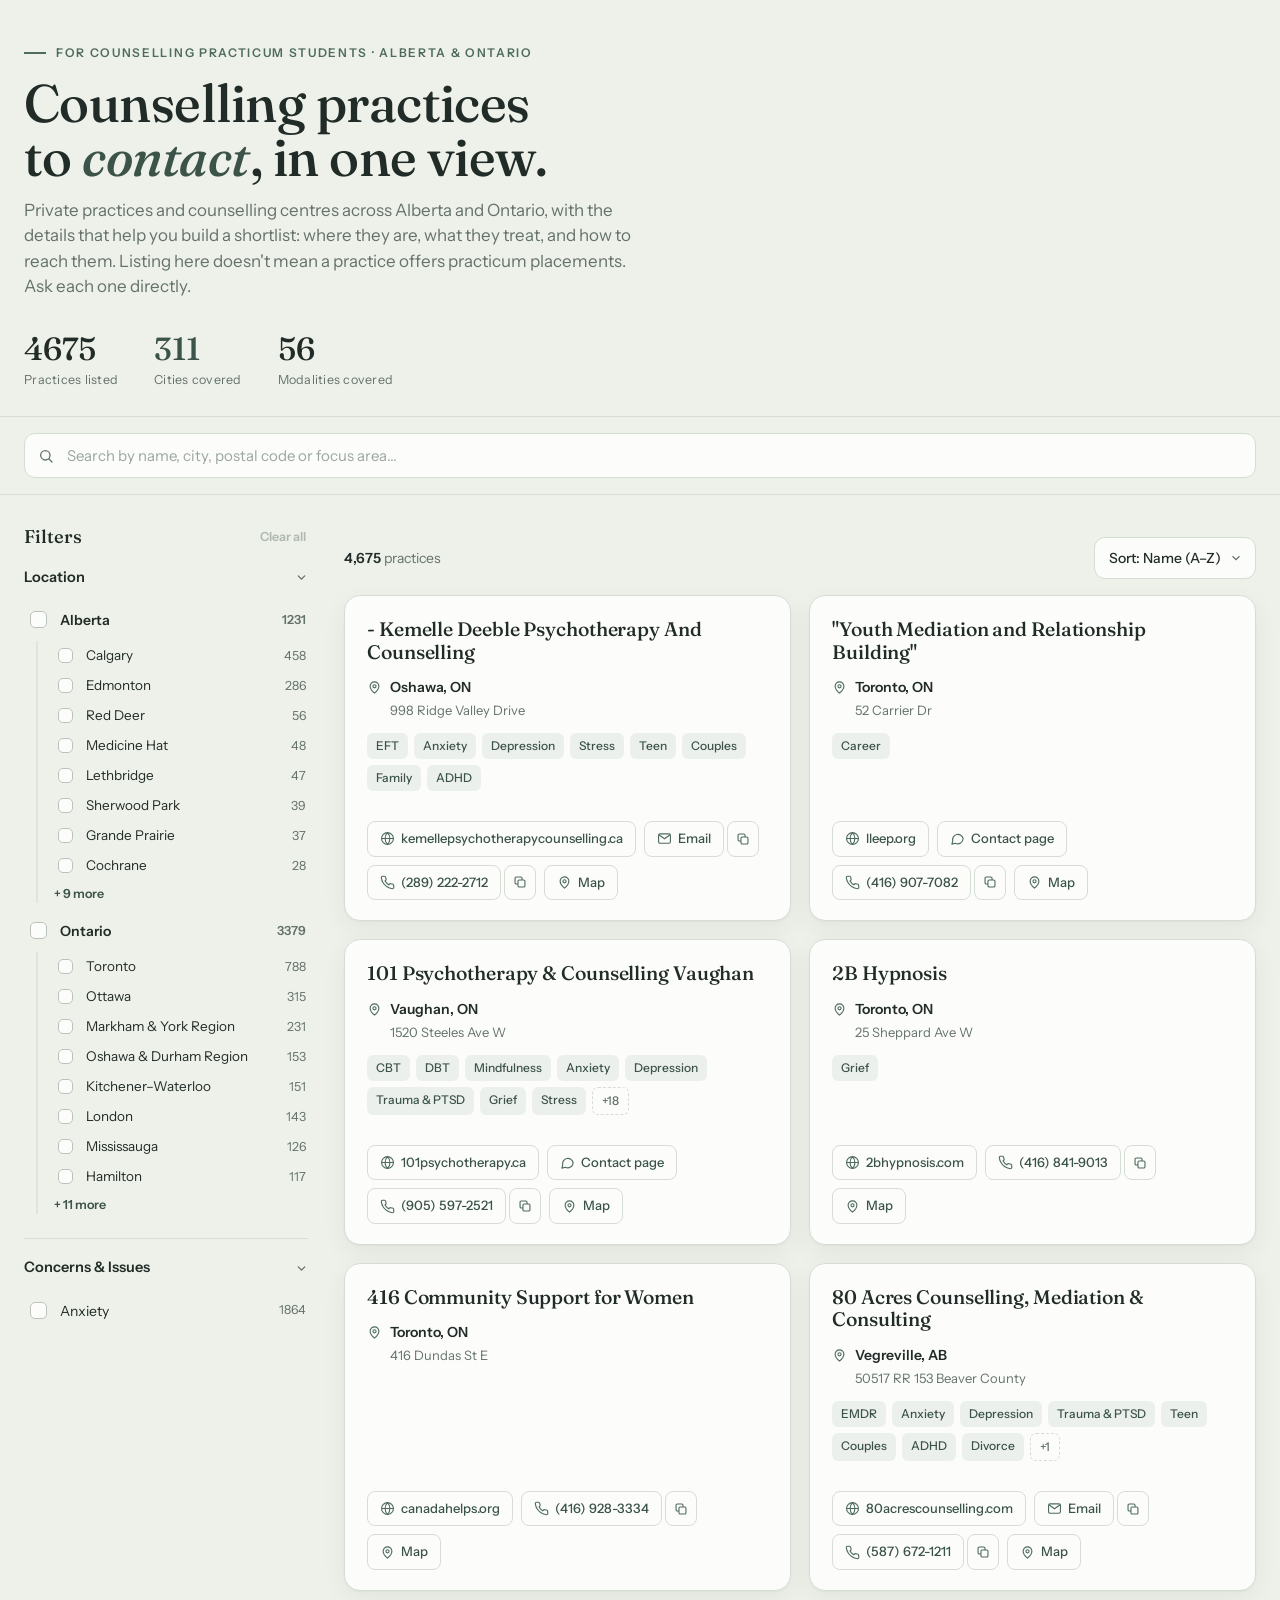
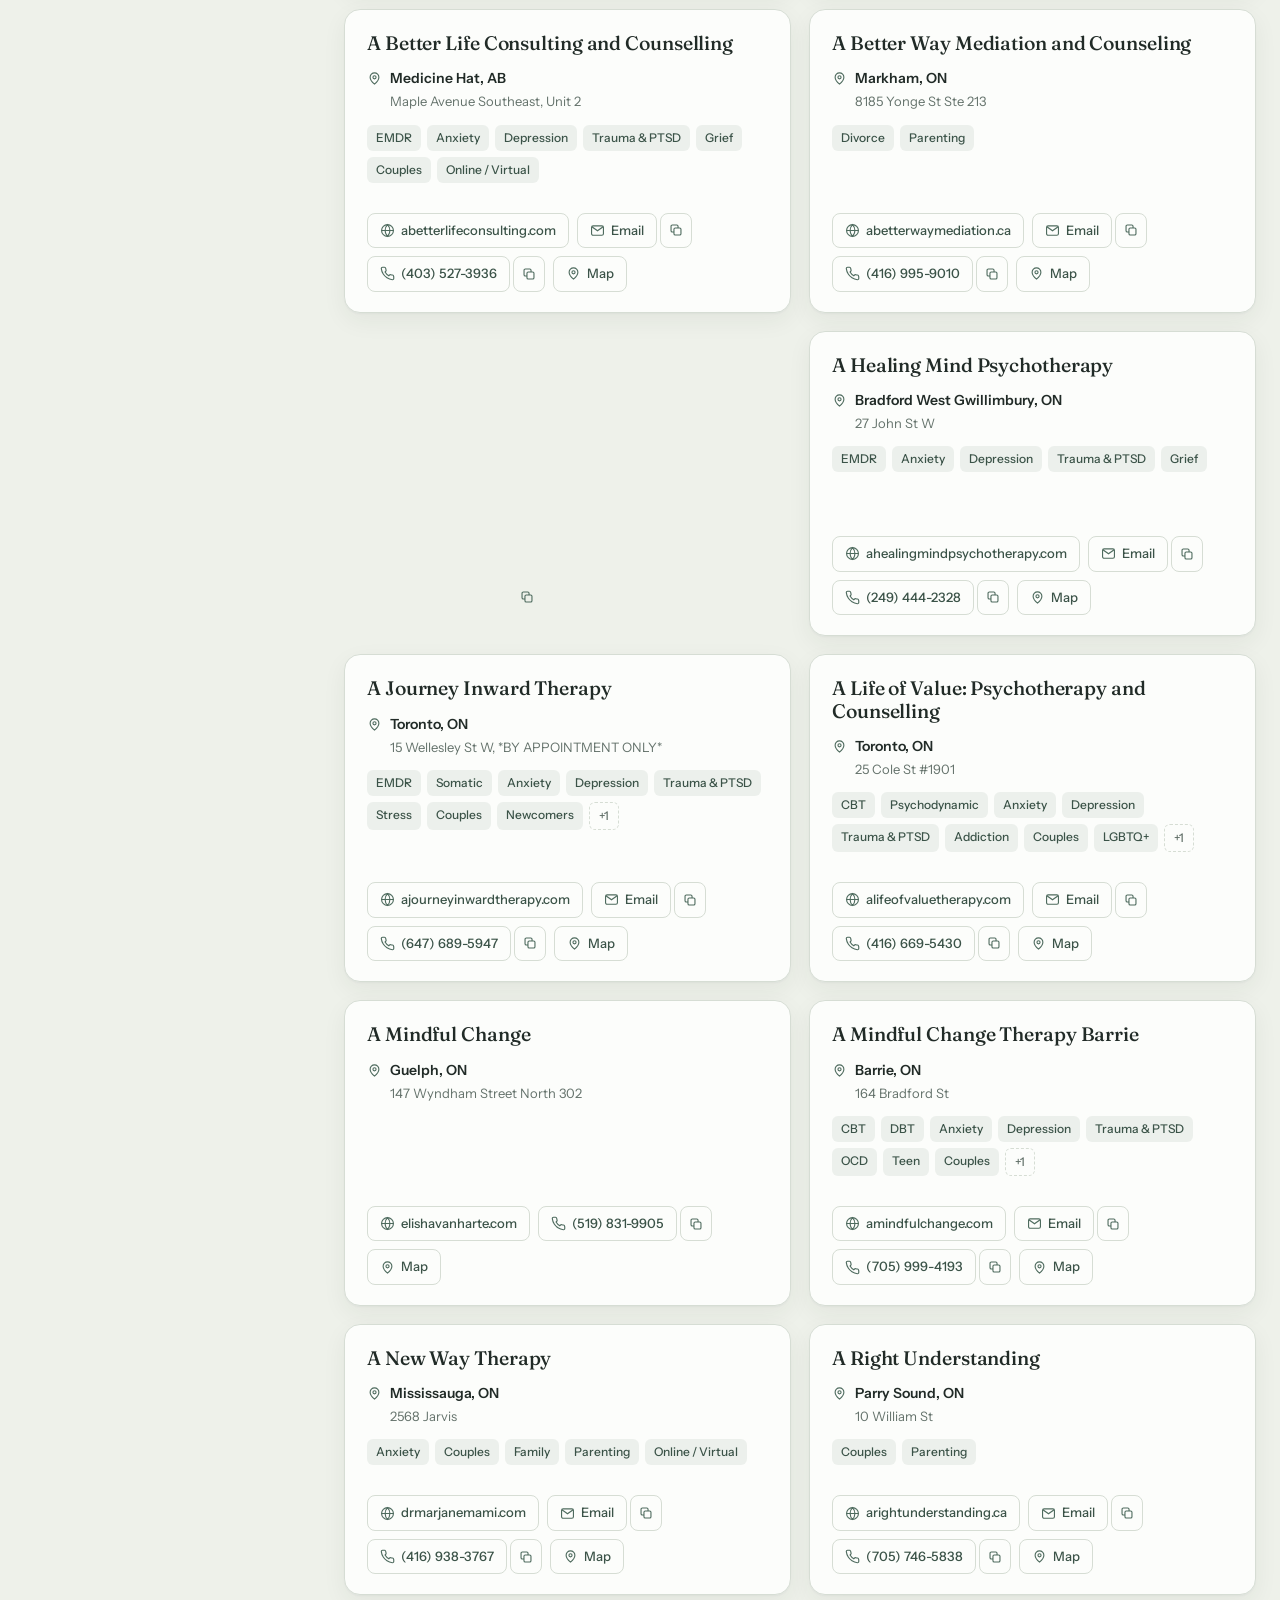
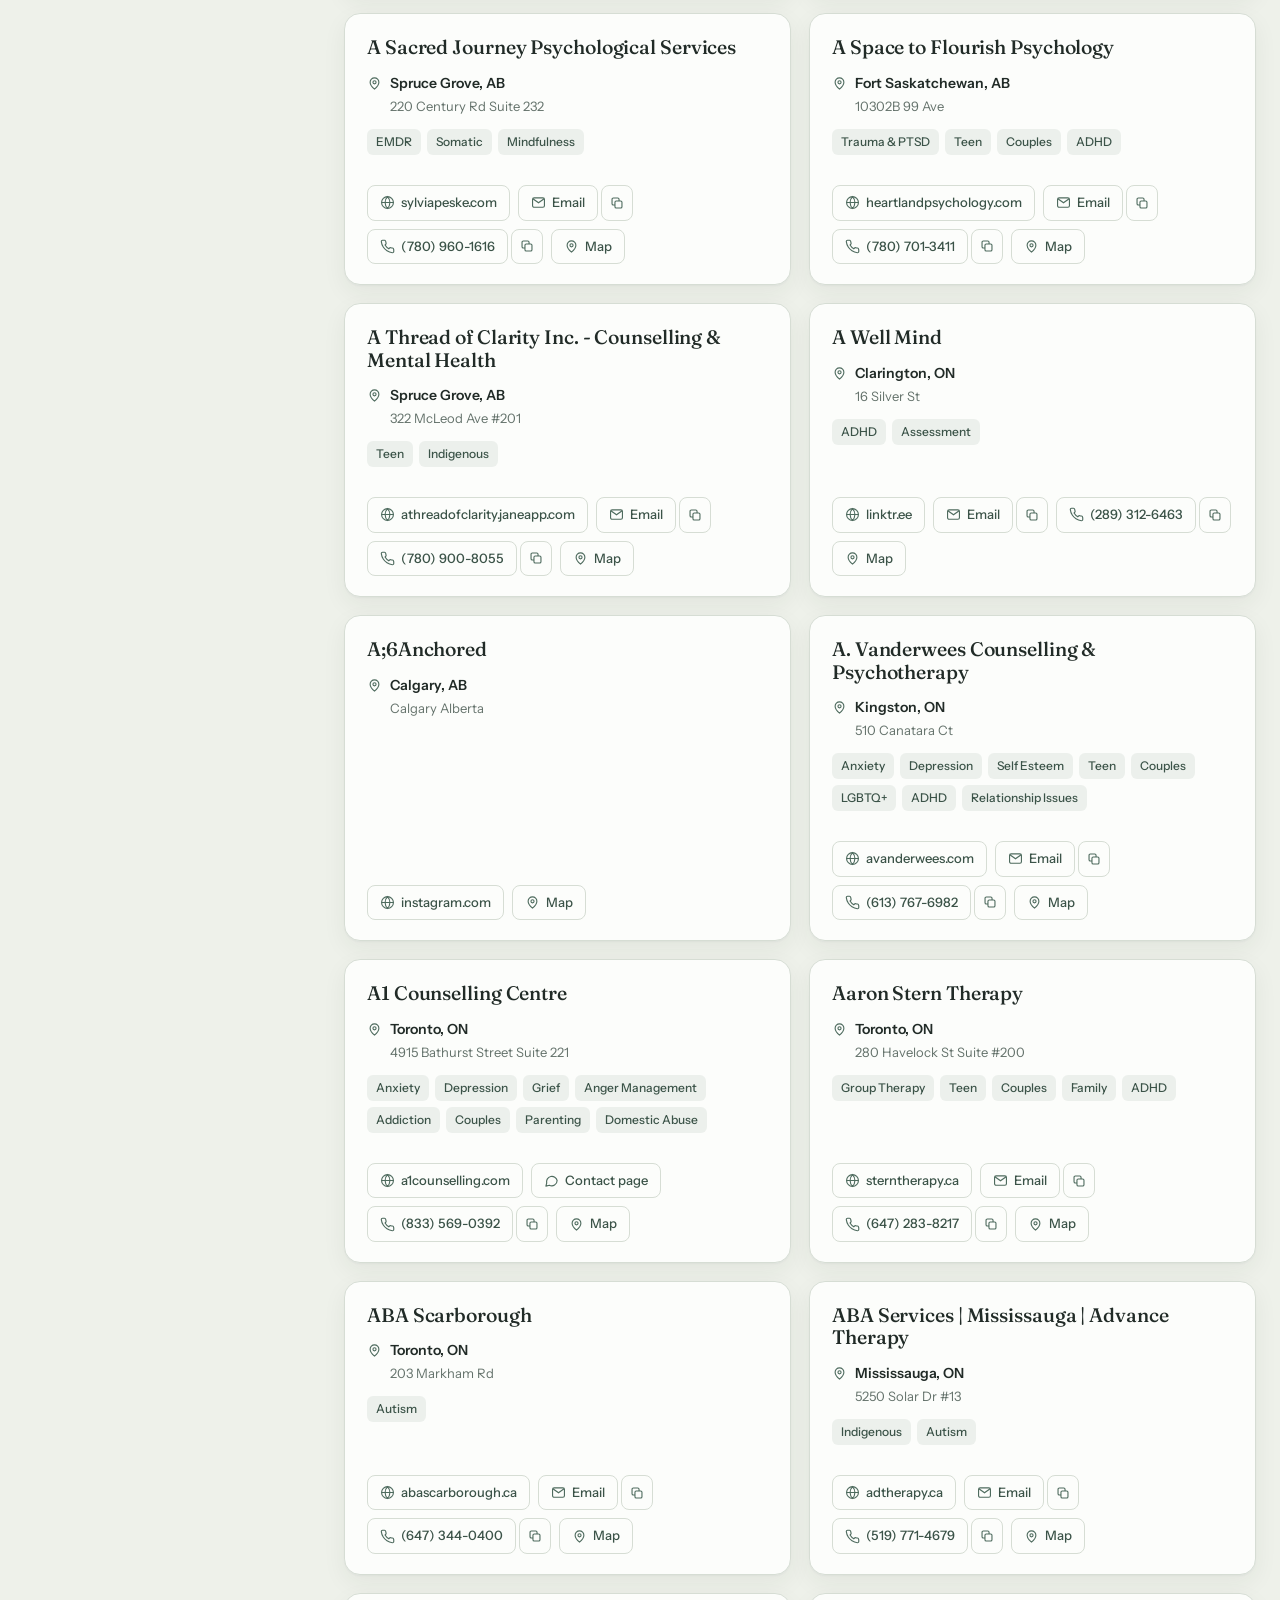
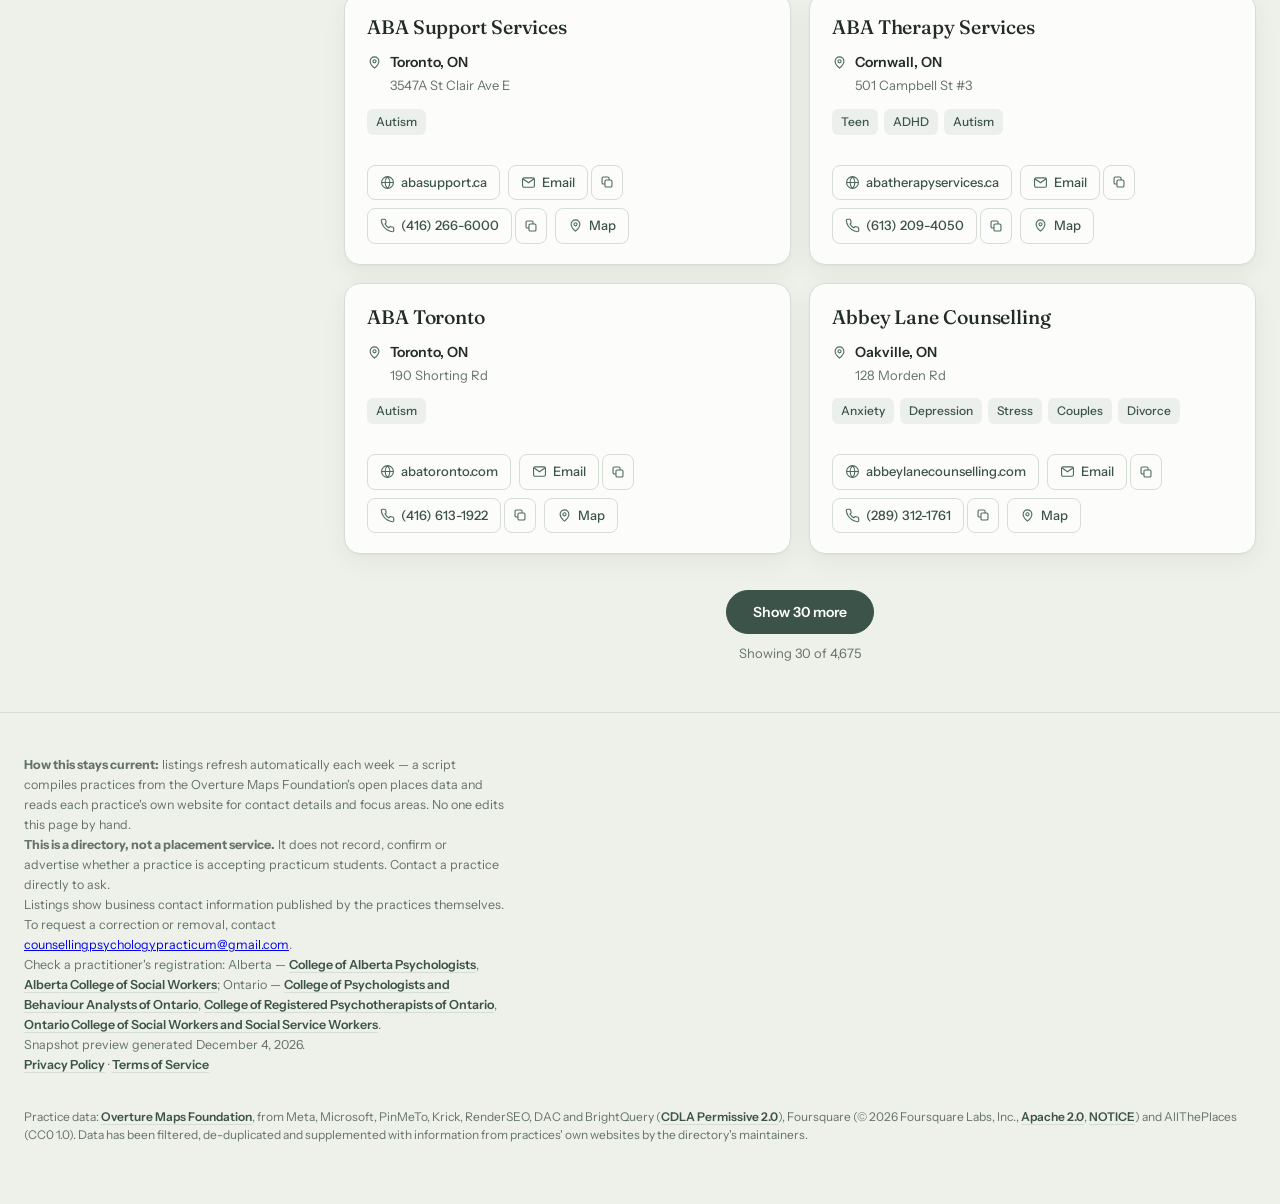
<file: index.html>
<!DOCTYPE html>
<html lang="en">
<head>
<meta charset="UTF-8">
<meta name="viewport" content="width=device-width, initial-scale=1, viewport-fit=cover">
<meta name="theme-color" content="#EEF1EA">
<meta name="color-scheme" content="light">
<title>Practicum Search — Alberta &amp; Ontario</title>
<link rel="icon" href="data:image/svg+xml,%3Csvg xmlns='http://www.w3.org/2000/svg' viewBox='0 0 64 64'%3E%3Crect width='64' height='64' rx='14' fill='%233B5348'/%3E%3Cpath d='M32 14s14 11.4 14 22a14 14 0 1 1-28 0c0-10.6 14-22 14-22Z' fill='%23DCE6DF'/%3E%3Ccircle cx='32' cy='36' r='5' fill='%233B5348'/%3E%3C/svg%3E">
<link rel="preconnect" href="https://fonts.googleapis.com">
<link rel="preconnect" href="https://fonts.gstatic.com" crossorigin>
<link href="https://fonts.googleapis.com/css2?family=Fraunces:opsz,wght@9..144,400;9..144,500;9..144,600&family=Instrument+Sans:wght@400;500;600&display=swap" rel="stylesheet">
<style>
  :root{
    --paper:#EEF1EA;
    --card:#FCFDFB;
    --ink:#212B27;
    --muted:#64726B;
    --sage:#4E6B5E;
    --sage-deep:#3B5348;
    --sage-soft:#DCE6DF;
    --honey:#B7823F;
    --honey-soft:#F0E4CF;
    --line:#D6DDD4;
    --shadow:0 1px 2px rgba(33,43,39,.04), 0 8px 24px rgba(33,43,39,.06);
    --shadow-hover:0 2px 4px rgba(33,43,39,.06), 0 14px 34px rgba(33,43,39,.10);
  }
  *{box-sizing:border-box;}
  html{-webkit-text-size-adjust:100%;}
  body{
    margin:0;
    background:var(--paper);
    color:var(--ink);
    font-family:"Instrument Sans",system-ui,sans-serif;
    font-size:16px;
    line-height:1.5;
    -webkit-font-smoothing:antialiased;
  }
  .wrap{max-width:1280px;margin:0 auto;padding:0 24px;}

  /* ---------- Header ---------- */
  header{padding:44px 0 26px;border-bottom:1px solid var(--line);}
  .eyebrow{
    font-size:12px;letter-spacing:.14em;text-transform:uppercase;
    color:var(--sage);font-weight:600;margin:0 0 14px;
    display:flex;align-items:center;gap:10px;
  }
  .eyebrow::before{content:"";width:22px;height:1.5px;background:var(--sage);display:inline-block;}
  h1{
    font-family:"Fraunces",serif;
    font-weight:500;
    font-size:clamp(2.1rem,5vw,3.3rem);
    line-height:1.02;
    letter-spacing:-.01em;
    margin:0 0 14px;
    max-width:16ch;
  }
  h1 em{font-style:italic;color:var(--sage-deep);}
  .lede{font-size:1.06rem;color:var(--muted);max-width:56ch;margin:0;}

  .sample-note{
    display:inline-flex;align-items:center;gap:8px;
    margin-top:20px;padding:7px 13px;border-radius:999px;
    background:var(--honey-soft);color:#7A5620;
    font-size:12.5px;font-weight:500;letter-spacing:.01em;
  }
  .sample-note .dot{width:7px;height:7px;border-radius:50%;background:var(--honey);}

  /* ---------- Stats ---------- */
  .stats{
    display:flex;flex-wrap:wrap;gap:36px;margin-top:34px;
  }
  .stat .num{font-family:"Fraunces",serif;font-size:2rem;font-weight:500;line-height:1;}
  .stat .lbl{font-size:12.5px;color:var(--muted);margin-top:6px;letter-spacing:.02em;}
  .stat .num.accent{color:var(--sage-deep);}

  /* ---------- Top search bar ---------- */
  .controls{
    position:sticky;top:0;z-index:30;
    background:var(--paper);
    padding:16px 0;margin-bottom:4px;
    border-bottom:1px solid var(--line);
  }
  .controls-inner{display:flex;flex-wrap:wrap;gap:12px;align-items:center;}
  .search{position:relative;flex:1 1 320px;min-width:220px;}
  .search svg{position:absolute;left:14px;top:50%;transform:translateY(-50%);color:var(--muted);}
  .search input{
    width:100%;padding:12px 14px 12px 42px;
    border:1px solid var(--line);border-radius:11px;
    background:var(--card);color:var(--ink);
    font-family:inherit;font-size:15px;
    transition:border-color .15s, box-shadow .15s;
  }
  .search input::placeholder{color:#9AA69F;}
  .search input:focus{outline:none;border-color:var(--sage);box-shadow:0 0 0 3px rgba(78,107,94,.13);}

  .filters-btn{
    display:none;align-items:center;gap:8px;
    padding:11px 16px;border:1px solid var(--line);border-radius:11px;
    background:var(--card);cursor:pointer;font-family:inherit;
    font-size:14px;font-weight:600;color:var(--ink);white-space:nowrap;
  }
  .filters-btn .count{
    background:var(--sage-deep);color:#fff;font-size:11.5px;font-weight:700;
    min-width:18px;height:18px;border-radius:999px;display:inline-flex;
    align-items:center;justify-content:center;padding:0 5px;
  }
  .sort-select{
    padding:11px 34px 11px 14px;border:1px solid var(--line);border-radius:11px;
    background:var(--card) url('data:image/svg+xml;utf8,<svg xmlns="http://www.w3.org/2000/svg" width="14" height="14" viewBox="0 0 24 24" fill="none" stroke="%2364726B" stroke-width="2"><polyline points="6 9 12 15 18 9"/></svg>') no-repeat right 12px center;
    color:var(--ink);font-family:inherit;font-size:14px;font-weight:500;
    appearance:none;-webkit-appearance:none;cursor:pointer;
  }

  /* ---------- Layout: sidebar + results ---------- */
  .layout{display:flex;align-items:flex-start;gap:32px;padding-top:24px;}
  .sidebar{
    width:288px;flex-shrink:0;
    position:sticky;top:82px;
    max-height:calc(100vh - 100px);overflow-y:auto;
    padding-right:4px;
  }
  .sidebar-head{
    display:flex;align-items:center;justify-content:space-between;
    margin-bottom:14px;
  }
  .sidebar-head h2{
    font-family:"Fraunces",serif;font-weight:500;font-size:1.15rem;margin:0;
  }
  .clear-all{
    font-size:12.5px;font-weight:600;color:var(--sage-deep);
    background:none;border:none;cursor:pointer;font-family:inherit;
    padding:2px;text-decoration:underline;text-underline-offset:2px;
  }
  .clear-all:disabled{color:#AEB8B0;cursor:default;text-decoration:none;}

  .fgroup{border-bottom:1px solid var(--line);padding:16px 0;}
  .fgroup:first-of-type{padding-top:0;}
  .fgroup-title{
    display:flex;align-items:center;justify-content:space-between;
    cursor:pointer;user-select:none;font-weight:600;font-size:14.5px;
    padding:2px 0;
  }
  .fgroup-title svg{transition:transform .18s ease;color:var(--muted);flex-shrink:0;}
  .fgroup.collapsed .fgroup-title svg{transform:rotate(-90deg);}
  .fgroup-body{margin-top:12px;display:flex;flex-direction:column;gap:2px;}
  .fgroup.collapsed .fgroup-body{display:none;}

  .fopt{
    display:flex;align-items:center;gap:10px;
    padding:6px 2px;cursor:pointer;border-radius:7px;
    font-size:14px;color:var(--ink);
  }
  .fopt:hover{background:rgba(78,107,94,.06);}
  .fopt input{
    appearance:none;-webkit-appearance:none;
    width:17px;height:17px;flex-shrink:0;
    border:1.5px solid #B9C3BB;border-radius:5px;
    display:grid;place-items:center;
    background:var(--card);cursor:pointer;
  }
  .fopt input::after{
    content:"";width:9px;height:9px;border-radius:2px;
    background:var(--sage-deep);clip-path:polygon(14% 44%, 0 65%, 50% 100%, 100% 16%, 80% 0%, 43% 62%);
    transform:scale(0);transition:transform .1s ease;
  }
  .fopt input:checked{border-color:var(--sage-deep);}
  .fopt input:checked::after{transform:scale(1.3);}
  .fopt .flbl{flex:1;line-height:1.3;}
  .fopt .fcount{font-size:12.5px;color:var(--muted);}
  .fopt.checked .flbl{font-weight:600;}

  .more-toggle{
    font-size:13px;font-weight:600;color:var(--sage-deep);
    background:none;border:none;cursor:pointer;font-family:inherit;
    padding:8px 2px 2px;text-align:left;
  }
  .more-toggle:hover{text-decoration:underline;}

  /* Nested location rows: province (parent) → cities / main areas */
  .fopt.parent{font-weight:600;}
  .fopt.parent .flbl{font-weight:600;}
  .fsub{
    margin:2px 0 8px 12px;padding-left:14px;
    border-left:2px solid var(--sage-soft);
    display:flex;flex-direction:column;gap:1px;
  }
  .fopt.sub{font-size:13.5px;padding:4px 2px;}
  .fopt.sub input{width:15px;height:15px;}
  .fopt.sub.implied:not(.checked){opacity:.55;}
  .more-toggle.sub{font-size:12.5px;padding:5px 2px 2px;}

  /* ---------- Active filter chips ---------- */
  .active-row{display:flex;flex-wrap:wrap;gap:8px;margin-bottom:14px;min-height:0;}
  .achip{
    display:inline-flex;align-items:center;gap:7px;
    padding:6px 8px 6px 13px;border-radius:999px;
    background:var(--sage-deep);color:#fff;
    font-size:13px;font-weight:500;
  }
  .achip button{
    width:17px;height:17px;border-radius:50%;border:none;
    background:rgba(255,255,255,.22);color:#fff;cursor:pointer;
    display:grid;place-items:center;padding:0;line-height:1;
  }
  .achip button:hover{background:rgba(255,255,255,.36);}

  /* ---------- Results header (count + sort) ---------- */
  .main{flex:1;min-width:0;}
  .results-bar{
    display:flex;align-items:center;justify-content:space-between;gap:12px;
    margin:0 0 16px;flex-wrap:wrap;
  }
  .results-meta{font-size:14px;color:var(--muted);margin:0;}
  .results-meta strong{color:var(--ink);font-weight:600;}

  /* ---------- Show more / back to top ---------- */
  .load-more{
    grid-column:1/-1;display:flex;flex-direction:column;align-items:center;gap:10px;
    padding:18px 0 8px;
  }
  .load-more .hint{font-size:13px;color:var(--muted);}
  .btn{
    padding:12px 26px;border-radius:999px;border:1px solid var(--sage-deep);
    background:var(--sage-deep);color:#fff;cursor:pointer;font-family:inherit;
    font-weight:600;font-size:14px;transition:background .15s,transform .15s;
  }
  .btn:hover{background:var(--sage);}
  .btn.ghost{background:transparent;color:var(--sage-deep);}
  .btn.ghost:hover{background:var(--sage-soft);}
  .to-top{
    position:fixed;right:22px;bottom:22px;z-index:35;
    width:44px;height:44px;border-radius:50%;border:1px solid var(--line);
    background:var(--card);color:var(--sage-deep);cursor:pointer;
    box-shadow:var(--shadow-hover);display:grid;place-items:center;
    opacity:0;pointer-events:none;transform:translateY(8px);
    transition:opacity .2s,transform .2s;
  }
  .to-top.show{opacity:1;pointer-events:auto;transform:none;}

  /* ---------- Grid ---------- */
  .grid{
    display:grid;grid-template-columns:repeat(auto-fill,minmax(310px,1fr));
    gap:18px;padding-bottom:20px;
  }
  .card{
    background:var(--card);border:1px solid var(--line);border-radius:16px;
    padding:22px 22px 20px;box-shadow:var(--shadow);
    display:flex;flex-direction:column;
    transition:transform .18s ease, box-shadow .18s ease;
    animation:rise .5s ease both;
  }
  @keyframes rise{from{opacity:0;transform:translateY(10px);}to{opacity:1;transform:none;}}
  .card:hover{transform:translateY(-3px);box-shadow:var(--shadow-hover);}
  .card-top{display:flex;justify-content:space-between;align-items:flex-start;gap:12px;margin-bottom:14px;}
  .card h2{
    font-family:"Fraunces",serif;font-weight:500;font-size:1.22rem;
    line-height:1.15;margin:0;letter-spacing:-.005em;
  }
  .avail{
    flex-shrink:0;display:inline-flex;align-items:center;gap:6px;
    font-size:11.5px;font-weight:600;letter-spacing:.02em;
    padding:5px 10px;border-radius:999px;white-space:nowrap;margin-top:2px;
  }
  .avail .d{width:6px;height:6px;border-radius:50%;}
  .avail.yes{background:var(--sage-soft);color:var(--sage-deep);}
  .avail.yes .d{background:var(--sage);}
  .avail.no{background:#EFEFEC;color:#8A8A82;}
  .avail.no .d{background:#B5B5AC;}
  .card.open{border-color:var(--sage);box-shadow:0 0 0 1px var(--sage), var(--shadow);}

  .place{margin-bottom:14px;}
  .place .city{font-size:14px;font-weight:600;color:var(--ink);display:flex;align-items:center;gap:8px;}
  .place .city svg{color:var(--sage);flex-shrink:0;}
  .place .street{font-size:13px;color:var(--muted);margin:3px 0 0 23px;line-height:1.4;}

  .card-actions{display:flex;flex-wrap:wrap;gap:8px;margin-top:auto;padding-top:14px;}
  .act{
    display:inline-flex;align-items:center;gap:6px;
    padding:7px 12px;border-radius:8px;border:1px solid var(--line);
    background:var(--card);color:var(--sage-deep);font-size:13px;font-weight:500;
    text-decoration:none;transition:border-color .15s,background .15s;
  }
  .act:hover{border-color:var(--sage);background:var(--sage-soft);}
  .act svg{color:var(--sage);}

  .mods{display:flex;flex-wrap:wrap;gap:6px;margin-bottom:16px;}
  .mod{font-size:12px;color:var(--sage-deep);background:rgba(78,107,94,.09);
    padding:4px 9px;border-radius:6px;font-weight:500;}
  .mod.match{background:var(--sage-deep);color:#fff;}
  .mod.more{background:transparent;border:1px dashed var(--line);color:var(--muted);cursor:pointer;
    font-family:inherit;line-height:inherit;}
  .mod.more:hover{border-color:var(--sage);color:var(--sage-deep);}
  .mod.more:focus-visible,.copy-btn:focus-visible,.name-link:focus-visible,.act:focus-visible{
    outline:2px solid var(--sage);outline-offset:2px;}

  /* Practice name: reads as the card heading, underlines only on hover/focus. */
  .name-link{color:inherit;text-decoration:none;border-radius:3px;}
  .name-link:hover,.name-link:focus-visible{text-decoration:underline;text-decoration-thickness:1.5px;text-underline-offset:3px;}

  /* An action and its copy icon sit together and wrap as one unit. */
  .act-pair{display:inline-flex;align-items:stretch;gap:3px;}
  .copy-btn{
    position:relative;display:inline-flex;align-items:center;justify-content:center;
    min-width:32px;padding:0 8px;border-radius:8px;border:1px solid var(--line);
    background:var(--card);color:var(--sage);cursor:pointer;font-family:inherit;
    transition:border-color .15s,background .15s;
  }
  .copy-btn:hover{border-color:var(--sage);background:var(--sage-soft);}
  .copy-btn .copied{
    position:absolute;bottom:calc(100% + 6px);left:50%;transform:translateX(-50%);
    background:var(--ink);color:#fff;font-size:11.5px;font-weight:600;
    padding:3px 8px;border-radius:6px;white-space:nowrap;pointer-events:none;
    opacity:0;transition:opacity .15s;
  }
  .copy-btn.done .copied{opacity:1;}
  .vh{position:absolute;width:1px;height:1px;margin:-1px;padding:0;overflow:hidden;clip:rect(0 0 0 0);white-space:nowrap;border:0;}

  .detail{display:flex;gap:10px;align-items:flex-start;font-size:14px;color:var(--muted);padding:5px 0;}
  .detail svg{flex-shrink:0;margin-top:2px;color:#9AA69F;}
  .detail a{color:var(--sage-deep);text-decoration:none;border-bottom:1px solid transparent;transition:border-color .15s;}
  .detail a:hover{border-color:var(--sage);}
  .divider{height:1px;background:var(--line);margin:14px 0;}

  /* ---------- Empty ---------- */
  .empty{
    grid-column:1/-1;text-align:center;padding:70px 20px;color:var(--muted);
  }
  .empty h3{font-family:"Fraunces",serif;font-weight:500;color:var(--ink);font-size:1.4rem;margin:0 0 8px;}
  .empty button{
    margin-top:14px;padding:9px 18px;border-radius:999px;border:1px solid var(--line);
    background:var(--card);cursor:pointer;font-family:inherit;font-weight:600;font-size:13.5px;
  }

  /* ---------- Footer ---------- */
  footer{border-top:1px solid var(--line);margin-top:20px;padding:30px 0 60px;}
  .foot-grid{display:flex;flex-wrap:wrap;justify-content:space-between;gap:20px;align-items:center;}
  .foot-link{color:var(--sage-deep);font-weight:600;text-decoration:none;border-bottom:1px solid var(--line);}
  .foot-link:hover{border-bottom-color:var(--sage-deep);}
  .foot-note{font-size:12.5px;color:var(--muted);max-width:60ch;line-height:1.6;}
  .attr{display:flex;align-items:center;gap:8px;font-size:12px;color:var(--muted);}
  .attr .g{font-weight:600;letter-spacing:.02em;}

  /* ---------- Mobile: sidebar becomes a slide-in panel ---------- */
  .sidebar-backdrop{
    display:none;position:fixed;inset:0;background:rgba(33,43,39,.35);z-index:39;
  }
  @media (max-width:860px){
    header{padding:40px 0 22px;}
    .grid{grid-template-columns:1fr;}
    .stats{gap:26px;}
    .filters-btn{display:inline-flex;}
    .results-bar{flex-direction:column;align-items:flex-start;}
    .sort-select{width:100%;}
    .to-top{right:14px;bottom:14px;}
    .layout{padding-top:16px;}
    .sidebar{
      position:fixed;top:0;right:0;bottom:0;
      width:min(340px,86vw);max-height:none;
      background:var(--paper);z-index:40;
      padding:20px 20px 100px;
      transform:translateX(100%);
      transition:transform .22s ease;
      box-shadow:-8px 0 30px rgba(0,0,0,.15);
    }
    .sidebar.open{transform:translateX(0);}
    .sidebar-backdrop.open{display:block;}
    .sidebar-close{
      display:flex;align-items:center;justify-content:center;
      width:32px;height:32px;border-radius:50%;border:1px solid var(--line);
      background:var(--card);cursor:pointer;flex-shrink:0;
    }
  }
  .sidebar-close{display:none;}
  @media (max-width:860px){ .sidebar-close{display:flex;} }

  /* ---------- Phones ----------
     Everything below is touch/small-screen behaviour: no horizontal
     overflow, 16px inputs (anything smaller makes iOS Safari zoom in on
     focus and never zoom back out), finger-sized tap targets, and a filter
     panel that doesn't let the page scroll behind it. */
  /* clip, not hidden: `overflow-x:hidden` here turns the page into a scroll
     container and breaks the sticky search bar. */
  html, body{max-width:100%;overflow-x:clip;}
  body.no-scroll{overflow:hidden;}
  img, svg{max-width:100%;}
  a, button, input, select{-webkit-tap-highlight-color:rgba(78,107,94,.14);}
  .sidebar-apply{display:none;}

  @media (max-width:860px){
    .wrap{padding:0 18px;}
    /* 16px minimum stops iOS from zooming the page when a field is focused. */
    .search input, .sort-select, .filters-btn{font-size:16px;}
    .sidebar{
      height:100dvh;
      overflow-y:auto;
      -webkit-overflow-scrolling:touch;
      overscroll-behavior:contain;
      padding-bottom:calc(90px + env(safe-area-inset-bottom));
    }
    /* Pinned to the bottom of the drawer (fixed, not sticky: sticky lands
       above the panel's bottom padding and floats mid-list). */
    body.no-scroll .sidebar-apply{
      display:block;position:fixed;bottom:0;right:0;z-index:41;
      width:min(340px,86vw);
      padding:12px 20px calc(12px + env(safe-area-inset-bottom));
      background:var(--paper);border:none;border-top:1px solid var(--line);
      font-family:inherit;font-size:15px;font-weight:600;
      color:#fff;cursor:pointer;
    }
    .sidebar-apply span{
      display:block;background:var(--sage-deep);border-radius:11px;padding:13px;
    }
    .to-top{bottom:calc(14px + env(safe-area-inset-bottom));}
    footer{padding-bottom:calc(60px + env(safe-area-inset-bottom));}
  }

  @media (max-width:560px){
    header{padding:30px 0 18px;}
    .stats{gap:22px;margin-top:26px;}
    .stat .num{font-size:1.7rem;}
    .lede{font-size:1rem;}
    .controls-inner{gap:10px;}
    .search{flex:1 1 100%;}
    .filters-btn{flex:1 1 auto;justify-content:center;}
    .sort-select{flex:1 1 100%;width:100%;}
    .card{padding:18px;}
    .card-top h2{font-size:1.12rem;}
    /* Tap targets: ~44px is the smallest a thumb hits reliably. */
    .act{padding:10px 13px;min-height:42px;font-size:13.5px;}
    .copy-btn{min-width:42px;min-height:42px;}
    .mod.more{padding:6px 11px;}
    .card-actions{gap:7px;}
    .foot-grid{flex-direction:column;align-items:flex-start;}
  }

  @media (prefers-reduced-motion:reduce){
    .card{animation:none;}
    *{transition:none !important;}
  }
</style>
</head>
<body>

<header>
  <div class="wrap">
    <p class="eyebrow">For counselling practicum students · Alberta &amp; Ontario</p>
    <h1>Counselling practices to <em>contact</em>, in one view.</h1>
    <p class="lede">Private practices and counselling centres across Alberta and Ontario, with the details that help you build a shortlist: where they are, what they treat, and how to reach them. Listing here doesn&#39;t mean a practice offers practicum placements. Ask each one directly.</p>

    <div class="stats">
      <div class="stat"><div class="num" id="stat-total">—</div><div class="lbl">Practices listed</div></div>
      <div class="stat"><div class="num accent" id="stat-city">—</div><div class="lbl">Cities covered</div></div>
      <div class="stat"><div class="num" id="stat-mod">—</div><div class="lbl">Modalities covered</div></div>
    </div>
  </div>
</header>

<div class="controls">
  <div class="wrap controls-inner">
    <div class="search">
      <svg width="16" height="16" viewBox="0 0 24 24" fill="none" stroke="currentColor" stroke-width="2" stroke-linecap="round"><circle cx="11" cy="11" r="7"/><line x1="21" y1="21" x2="16.5" y2="16.5"/></svg>
      <input id="search" type="search" placeholder="Search by name, city, postal code or focus area…" autocomplete="off">
    </div>
    <button class="filters-btn" id="filtersBtn" type="button" aria-haspopup="true" aria-expanded="false">
      <svg width="15" height="15" viewBox="0 0 24 24" fill="none" stroke="currentColor" stroke-width="2" stroke-linecap="round" stroke-linejoin="round"><line x1="4" y1="6" x2="20" y2="6"/><line x1="7" y1="12" x2="17" y2="12"/><line x1="10" y1="18" x2="14" y2="18"/></svg>
      Filters
      <span class="count" id="filtersCount" hidden>0</span>
    </button>
  </div>
</div>

<main class="wrap layout">
  <div class="sidebar-backdrop" id="backdrop"></div>

  <aside class="sidebar" id="sidebar" aria-label="Filter practices">
    <div class="sidebar-head">
      <h2>Filters</h2>
      <button class="sidebar-close" id="sidebarClose" aria-label="Close filters" type="button">
        <svg width="15" height="15" viewBox="0 0 24 24" fill="none" stroke="currentColor" stroke-width="2" stroke-linecap="round"><line x1="18" y1="6" x2="6" y2="18"/><line x1="6" y1="6" x2="18" y2="18"/></svg>
      </button>
      <button class="clear-all" id="clearAll" type="button" disabled>Clear all</button>
    </div>
    <div id="filterGroups"></div>
  </aside>
  <!-- Outside the drawer on purpose: .sidebar is transformed, and a transform
       makes position:fixed resolve against it instead of the viewport. -->
  <button class="sidebar-apply" id="sidebarApply" type="button"><span>Show results</span></button>

  <div class="main">
    <div class="active-row" id="activeRow"></div>
    <div class="results-bar">
      <p class="results-meta" id="meta"></p>
      <select class="sort-select" id="sort" aria-label="Sort results">
        <option value="name">Sort: Name (A–Z)</option>
        <option value="city">Sort: City (A–Z)</option>
      </select>
    </div>
    <div class="grid" id="grid"></div>
    <p class="vh" id="liveStatus" role="status" aria-live="polite"></p>
  </div>
</main>

<button class="to-top" id="toTop" type="button" aria-label="Back to top">
  <svg width="18" height="18" viewBox="0 0 24 24" fill="none" stroke="currentColor" stroke-width="2.2" stroke-linecap="round" stroke-linejoin="round"><polyline points="18 15 12 9 6 15"/></svg>
</button>

<footer>
  <div class="wrap foot-grid">
    <p class="foot-note">
      <strong>How this stays current:</strong> listings refresh automatically each week — a script compiles practices from the Overture Maps Foundation's open places data and reads each practice's own website for contact details and focus areas. No one edits this page by hand.
      <br><strong>This is a directory, not a placement service.</strong> It does not record, confirm or advertise whether a practice is accepting practicum students. Contact a practice directly to ask.
      <br>Listings show business contact information published by the practices themselves. To request a correction or removal, contact <a href="mailto:counsellingpsychologypracticum@gmail.com">counsellingpsychologypracticum@gmail.com</a>.
      <br>Check a practitioner&#39;s registration: Alberta — <a class="foot-link" href="https://cap.alinityapp.com/Client/PublicDirectory" target="_blank" rel="noopener">College of Alberta Psychologists</a>, <a class="foot-link" href="https://acsw.ab.ca/resource/verify-a-social-worker/" target="_blank" rel="noopener">Alberta College of Social Workers</a>; Ontario — <a class="foot-link" href="https://members.cpbao.ca/public_register/" target="_blank" rel="noopener">College of Psychologists and Behaviour Analysts of Ontario</a>, <a class="foot-link" href="https://my.crpo.ca/publicregister" target="_blank" rel="noopener">College of Registered Psychotherapists of Ontario</a>, <a class="foot-link" href="https://www.ocswssw.org/registrants/online-register/" target="_blank" rel="noopener">Ontario College of Social Workers and Social Service Workers</a>.
      <br><span id="updated"></span>
      <br><a class="foot-link" href="privacy.html">Privacy Policy</a> · <a class="foot-link" href="terms.html">Terms of Service</a>
    </p>
    <div class="attr">
      <span>Practice data: <a class="foot-link" href="https://overturemaps.org" target="_blank" rel="noopener">Overture Maps Foundation</a>, from Meta, Microsoft, PinMeTo, Krick, RenderSEO, DAC and BrightQuery (<a class="foot-link" href="licenses/CDLA-Permissive-2.0.txt">CDLA Permissive 2.0</a>), Foursquare (© 2026 Foursquare Labs, Inc., <a class="foot-link" href="licenses/Apache-2.0.txt">Apache 2.0</a>, <a class="foot-link" href="licenses/Foursquare-NOTICE.txt">NOTICE</a>) and AllThePlaces (CC0 1.0). Data has been filtered, de-duplicated and supplemented with information from practices&#39; own websites by the directory&#39;s maintainers.</span>
    </div>
  </div>
</footer>

<script>
/* ============================================================
   DATA
   ------------------------------------------------------------
   This is placeholder SAMPLE data so the layout is visible.
   Every entry is fictional; emails/sites use example.com so
   nothing points at a real business.

   TO GO LIVE: have the pull-script write a file called data.json
   next to this page, shaped exactly like the objects below.
   loadData() below will fetch it automatically when hosted, and
   fall back to this sample when it can't (e.g. opened locally).
   ============================================================ */
const SAMPLE_DATA = [
  { name:"Bow River Counselling Collective", address:"SW Calgary, AB", phone:"(403) 555-0142", email:"intake@example.com", website:"https://example.com", modalities:["CBT","EMDR","Trauma & PTSD"] },
  { name:"Sage & Stone Therapy", address:"Inglewood, Calgary, AB", phone:"(403) 555-0187", email:"hello@example.org", website:"https://example.org", modalities:["ACT","Mindfulness","Anxiety"] },
  { name:"Northlight Family Practice", address:"NW Calgary, AB", phone:"(403) 555-0110", email:"reception@example.com", website:"https://example.com", modalities:["Family","Couples","EFT"] },
  { name:"Elbow Valley Psychology", address:"Springbank, AB", phone:"(403) 555-0163", email:"office@example.org", website:"https://example.org", modalities:["CBT","DBT","Assessment"] },
  { name:"Prairie Roots Wellness", address:"SE Calgary, AB", phone:"(403) 555-0195", email:"care@example.com", website:"https://example.com", modalities:["Trauma & PTSD","EMDR","Grief"] },
  { name:"Confluence Counselling", address:"Downtown Calgary, AB", phone:"(403) 555-0128", email:"connect@example.org", website:"https://example.org", modalities:["ACT","Anxiety","Depression"] },
  { name:"Willow Bend Therapy Studio", address:"Kensington, Calgary, AB", phone:"(403) 555-0176", email:"studio@example.com", website:"https://example.com", modalities:["Play Therapy","Child","Family"] },
  { name:"Cornerstone Mental Health", address:"NE Calgary, AB", phone:"(403) 555-0139", email:"admin@example.org", website:"https://example.org", modalities:["CBT","DBT","Addiction"] },
  { name:"Riverstone Psychological Services", address:"Bridgeland, Calgary, AB", phone:"(403) 555-0154", email:"intake@example.com", website:"https://example.com", modalities:["Assessment","ADHD","CBT"] },
  { name:"Open Sky Counselling", address:"Bowness, Calgary, AB", phone:"(403) 555-0182", email:"team@example.org", website:"https://example.org", modalities:["Mindfulness","Couples","EFT"] },
  { name:"Meridian Therapy Group", address:"SW Calgary, AB", phone:"(403) 555-0117", email:"hello@example.com", website:"https://example.com", modalities:["Trauma & PTSD","DBT","Anxiety"] },
  { name:"Foothills Family Counselling", address:"Okotoks, AB", phone:"(403) 555-0148", email:"reception@example.org", website:"https://example.org", modalities:["Family","Child","Play Therapy"] }
];

let DATA = [];

/* Category buckets for the sidebar groups — mirrors how a directory
   like Psychology Today splits "Issues", "Populations & Identity"
   and "Approach & Format" into separate filter sections rather than
   one long flat list. Anything not recognized falls back to "issues"
   so a newly-scraped modality still shows up somewhere. */
const CATEGORY_MAP = {
  "Anxiety":"issues","Trauma & PTSD":"issues","Depression":"issues","Grief":"issues","ADHD":"issues",
  "Addiction":"issues","Stress":"issues","Self Esteem":"issues","Autism":"issues","OCD":"issues",
  "Relationship Issues":"issues","Chronic Pain":"issues","Anger Management":"issues","Eating Disorders":"issues",
  "Perinatal":"issues","Sleep":"issues","Veterans & First Responders":"issues","Divorce":"issues",
  "Teen":"population","Family":"population","Couples":"population","Parenting":"population","Child":"population",
  "Seniors":"population","LGBTQ+":"population","Indigenous":"population","Marriage":"population",
  "CBT":"approach","EMDR":"approach","DBT":"approach","Mindfulness":"approach","Assessment":"approach",
  "Solution-Focused":"approach","Group Therapy":"approach","Play Therapy":"approach","Art Therapy":"approach",
  "ACT":"approach","EFT":"approach","Narrative Therapy":"approach","Online / Virtual":"approach"
};
const GROUP_META = {
  province:  { label:"Location",                order:1 },
  issues:    { label:"Concerns & Issues",        order:3 },
  population:{ label:"Populations & Identity",   order:4 },
  approach:  { label:"Approach & Format",        order:5 }
};
const INITIAL_VISIBLE = 8; // options shown before "+N more"

/* state.filters: groupKey -> Set of selected option values (OR within a
   group). state.q: free-text search. Groups are ANDed together. */
const state = {
  q:"",
  filters:{ province:new Set(), issues:new Set(), population:new Set(), approach:new Set() },
  expanded:{},   // groupKey -> bool, "show more" state
  collapsed:{},  // groupKey -> bool, section collapsed state
  sort:"name",
  shown:0        // how many result cards are currently rendered (paging)
};
const PAGE_SIZE = 30;

/* Minimal RFC-4180 CSV parser (handles quoted fields, embedded commas,
   escaped quotes and newlines inside quotes). Returns array of rows. */
function parseCSV(text){
  const rows=[]; let row=[], field="", inQ=false;
  for(let i=0;i<text.length;i++){
    const c=text[i];
    if(inQ){
      if(c==='"'){ if(text[i+1]==='"'){ field+='"'; i++; } else inQ=false; }
      else field+=c;
    }else{
      if(c==='"') inQ=true;
      else if(c===','){ row.push(field); field=""; }
      else if(c==='\n'||c==='\r'){
        if(c==='\r'&&text[i+1]==='\n') i++;
        row.push(field); rows.push(row); row=[]; field="";
      }
      else field+=c;
    }
  }
  if(field.length||row.length){ row.push(field); rows.push(row); }
  return rows;
}
/* excluded.json is the removal list: any practice that has asked to be taken
   off the directory. It is applied here as well as in the pull script, so a
   removal takes effect on the live page immediately and is never undone by the
   next weekly refresh. */
async function loadExcluded(){
  try{
    const res = await fetch("excluded.json", {cache:"no-store"});
    if(!res.ok) return null;
    const j = await res.json();
    return {
      ids:  new Set((j.placeIds||[]).map(v=>String(v).trim()).filter(Boolean)),
      names:new Set((j.names||[]).map(v=>String(v).trim().toLowerCase()).filter(Boolean))
    };
  }catch(e){ return null; }
}

async function loadData(){
  let list = null;
  try{
    const res = await fetch("data.json", {cache:"no-store"});
    if(res.ok){
      const json = await res.json();
      // Older data.json files have no contactUrl; default it so cards render.
      if(Array.isArray(json) && json.length){ list = json.map(d=>({modalities:[],contactUrl:"",...d})); }
    }
  }catch(e){ /* falls back to sample below (e.g. opened via file://) */ }
  if(!list) return SAMPLE_DATA;

  const ex = await loadExcluded();
  if(ex && (ex.ids.size || ex.names.size)){
    list = list.filter(d=>
      !(d.placeId && ex.ids.has(String(d.placeId))) &&
      !(d.name && ex.names.has(String(d.name).trim().toLowerCase()))
    );
  }
  return list;
}

/* ---------- Icons ---------- */
const ic = {
  pin:'<svg width="15" height="15" viewBox="0 0 24 24" fill="none" stroke="currentColor" stroke-width="1.8"><path d="M12 21s7-5.7 7-11a7 7 0 1 0-14 0c0 5.3 7 11 7 11Z"/><circle cx="12" cy="10" r="2.5"/></svg>',
  phone:'<svg width="15" height="15" viewBox="0 0 24 24" fill="none" stroke="currentColor" stroke-width="1.8"><path d="M22 16.9v3a2 2 0 0 1-2.2 2 19.8 19.8 0 0 1-8.6-3.1 19.5 19.5 0 0 1-6-6A19.8 19.8 0 0 1 2.1 4.2 2 2 0 0 1 4.1 2h3a2 2 0 0 1 2 1.7c.1.9.3 1.8.6 2.6a2 2 0 0 1-.5 2.1L8.1 9.6a16 16 0 0 0 6 6l1.2-1.2a2 2 0 0 1 2.1-.5c.8.3 1.7.5 2.6.6a2 2 0 0 1 1.7 2Z"/></svg>',
  mail:'<svg width="15" height="15" viewBox="0 0 24 24" fill="none" stroke="currentColor" stroke-width="1.8"><rect x="2.5" y="4.5" width="19" height="15" rx="2.5"/><path d="m3 6 9 6.5L21 6"/></svg>',
  web:'<svg width="15" height="15" viewBox="0 0 24 24" fill="none" stroke="currentColor" stroke-width="1.8"><circle cx="12" cy="12" r="9.5"/><path d="M2.5 12h19M12 2.5c2.5 2.6 3.8 6 3.8 9.5S14.5 18.9 12 21.5C9.5 18.9 8.2 15.5 8.2 12S9.5 5.1 12 2.5Z"/></svg>',
  contact:'<svg width="15" height="15" viewBox="0 0 24 24" fill="none" stroke="currentColor" stroke-width="1.8" stroke-linejoin="round"><path d="M21 12a8.5 8.5 0 0 1-12.4 7.6L3 21l1.4-5.1A8.5 8.5 0 1 1 21 12Z"/></svg>',
  copy:'<svg width="14" height="14" viewBox="0 0 24 24" fill="none" stroke="currentColor" stroke-width="1.9" stroke-linejoin="round"><rect x="8.5" y="8.5" width="12" height="12" rx="2.2"/><path d="M15.5 8.5V5.7a2.2 2.2 0 0 0-2.2-2.2H5.7a2.2 2.2 0 0 0-2.2 2.2v7.6a2.2 2.2 0 0 0 2.2 2.2h2.8"/></svg>',
  chevron:'<svg width="13" height="13" viewBox="0 0 24 24" fill="none" stroke="currentColor" stroke-width="2.5" stroke-linecap="round" stroke-linejoin="round"><polyline points="6 9 12 15 18 9"/></svg>'
};

function esc(s){ return String(s??"").replace(/[&<>"']/g,c=>({"&":"&amp;","<":"&lt;",">":"&gt;",'"':"&quot;","'":"&#39;"}[c])); }
function hostOf(url){ try{ return new URL(url).hostname.replace(/^www\./,""); }catch(e){ return url; } }
/* Links read from practices' websites are only used if they are plain
   http(s) addresses, so a stray "javascript:" value can never become a link. */
function webUrl(url){ const u = String(url||"").trim(); return /^https?:\/\//i.test(u) ? u : ""; }

/* ---------- Location: province → city / main area ----------
   Google-formatted addresses look like
   "998 Ridge Valley Dr, Oshawa, ON L1K 2G3, Canada".
   We pull out the province code and the locality, then fold small
   suburbs / boroughs into the main area they belong to (North York →
   Toronto, Nepean → Ottawa, Stony Plain → Spruce Grove, …) so the
   sidebar shows a manageable list of areas instead of 120 localities.
   Anything not in the map falls into "Other Alberta" / "Other Ontario". */
const PROVINCE_NAMES = { AB:"Alberta", ON:"Ontario" };
const AREA_MAP = {
  AB: {
    "Calgary":        ["Calgary"],
    "Edmonton":       ["Edmonton"],
    "St. Albert":     ["St. Albert"],
    "Sherwood Park":  ["Sherwood Park","Fort Saskatchewan"],
    "Spruce Grove":   ["Spruce Grove","Stony Plain"],
    "Leduc":          ["Leduc","Leduc County","Nisku","Beaumont"],
    "Airdrie":        ["Airdrie"],
    "Cochrane":       ["Cochrane","Canmore"],
    "Okotoks":        ["Okotoks","Aldersyde","High River"],
    "Red Deer":       ["Red Deer","Red Deer County","Lacombe","Olds"],
    "Lethbridge":     ["Lethbridge","Lethbridge County","Coalhurst"],
    "Medicine Hat":   ["Medicine Hat","Brooks"],
    "Grande Prairie": ["Grande Prairie","Grande Prairie County No. 1","Grande Cache"],
    "Fort McMurray":  ["Fort McMurray"],
    "Camrose":        ["Camrose","Camrose County"],
    "Lloydminster":   ["Lloydminster","Cold Lake"]
  },
  ON: {
    "Toronto":                  ["Toronto","North York","Scarborough","Etobicoke","East York","York"],
    "Ottawa":                   ["Ottawa","Nepean","Kanata","Orléans","Orleans","Gloucester","Stittsville"],
    "Mississauga":              ["Mississauga"],
    "Brampton":                 ["Brampton"],
    "Markham & York Region":    ["Markham","Vaughan","Richmond Hill","Thornhill","Woodbridge","Concord","Maple","Kleinburg","Newmarket","Aurora"],
    "Hamilton":                 ["Hamilton","Ancaster","Stoney Creek","Dundas"],
    "Burlington":               ["Burlington"],
    "Oakville":                 ["Oakville","Milton"],
    "Oshawa & Durham Region":   ["Oshawa","Whitby","Courtice","Ajax","Pickering","Bowmanville","Clarington"],
    "Barrie":                   ["Barrie","Innisfil","Orillia"],
    "Kitchener–Waterloo":       ["Kitchener","Waterloo","Cambridge"],
    "Guelph":                   ["Guelph"],
    "London":                   ["London","St Thomas","St. Thomas"],
    "Windsor":                  ["Windsor","LaSalle","Tecumseh"],
    "Kingston":                 ["Kingston"],
    "St. Catharines & Niagara": ["St. Catharines","Niagara Falls","Thorold","Welland","Niagara-on-the-Lake"],
    "Sudbury":                  ["Greater Sudbury","Sudbury"],
    "Thunder Bay":              ["Thunder Bay"]
  }
};
const OTHER_AREA = { AB:"Other Alberta", ON:"Other Ontario" };
// locality (lowercased) -> area name, built once from AREA_MAP
const LOCALITY_INDEX = {};
for(const prov in AREA_MAP){
  LOCALITY_INDEX[prov] = {};
  for(const area in AREA_MAP[prov]){
    AREA_MAP[prov][area].forEach(loc=>{ LOCALITY_INDEX[prov][loc.toLowerCase()] = area; });
  }
}
const _locCache = new Map();
function locationOf(addr){
  const key = String(addr||"");
  if(_locCache.has(key)) return _locCache.get(key);
  let out = { prov:null, area:null };
  // "..., <City>, <AB|ON> <postal...>, Canada"  (postal code may be missing/odd)
  const m = key.match(/,\s*([^,]+?),\s*(AB|ON)\b/);
  if(m){
    const prov = m[2];
    const city = m[1].trim();
    const area = LOCALITY_INDEX[prov][city.toLowerCase()] || OTHER_AREA[prov];
    out = { prov, area };
  }
  _locCache.set(key,out);
  return out;
}
function provinceOf(addr){ return locationOf(addr).prov; }
/* Location filter keys: "AB" (whole province) or "AB|Calgary" (one area). */
function locKey(prov, area){ return area ? `${prov}|${area}` : prov; }
function passesLocation(d){
  const sel = state.filters.province;
  if(!sel.size) return true;
  const {prov, area} = locationOf(d.address);
  if(!prov) return false;
  return sel.has(prov) || sel.has(locKey(prov,area));
}

/* ---------- Build option lists (label, value, count) per group,
   counted against the data that already passes every OTHER active
   filter — same "faceted count" behaviour PT's sidebar shows. ---------- */
/* Free-text search looks at the name, the address and the focus-area tags,
   ignoring case. */
function matchesQuery(d){
  const q = state.q.trim().toLowerCase();
  if(!q) return true;
  return [d.name, d.address, ...(d.modalities||[])].join(" ").toLowerCase().includes(q);
}

function passesExcept(d, exceptGroup){
  if(!matchesQuery(d)) return false;
  if(exceptGroup!=="province" && !passesLocation(d)) return false;
  const modSet = new Set((d.modalities||[]));
  for(const g of ["issues","population","approach"]){
    if(g===exceptGroup) continue;
    const sel = state.filters[g];
    if(sel.size){
      let any=false;
      for(const v of sel){ if(modSet.has(v)){ any=true; break; } }
      if(!any) return false;
    }
  }
  return true;
}

function optionCounts(groupKey){
  const counts = new Map();
  if(groupKey==="province"){
    // Nested: each province option carries its own list of area options.
    const provCounts = new Map(), areaCounts = new Map();
    DATA.forEach(d=>{
      if(!passesExcept(d,"province")) return;
      const {prov, area} = locationOf(d.address);
      if(!prov) return;
      provCounts.set(prov,(provCounts.get(prov)||0)+1);
      const k = locKey(prov,area);
      areaCounts.set(k,(areaCounts.get(k)||0)+1);
    });
    return ["AB","ON"].map(p=>{
      const areaNames = [...Object.keys(AREA_MAP[p]), OTHER_AREA[p]];
      const children = areaNames
        .map(a=>({value:locKey(p,a),label:a,count:areaCounts.get(locKey(p,a))||0}))
        .filter(o=>o.count>0 || state.filters.province.has(o.value))
        .sort((a,b)=>{
          // keep "Other …" last, otherwise by count desc then name
          const ao=a.label.startsWith("Other "), bo=b.label.startsWith("Other ");
          if(ao!==bo) return ao?1:-1;
          return b.count-a.count || a.label.localeCompare(b.label);
        });
      return {value:p,label:PROVINCE_NAMES[p],count:provCounts.get(p)||0,children};
    }).filter(o=>o.count>0 || state.filters.province.has(o.value) || o.children.length);
  }
  DATA.forEach(d=>{
    if(!passesExcept(d,groupKey)) return;
    (d.modalities||[]).forEach(m=>{
      if((CATEGORY_MAP[m]||"issues")!==groupKey) return;
      counts.set(m,(counts.get(m)||0)+1);
    });
  });
  return [...counts.entries()]
    .map(([value,count])=>({value,label:value,count}))
    .sort((a,b)=> b.count-a.count || a.label.localeCompare(b.label));
}

/* ---------- Sidebar rendering ---------- */
function renderFilters(){
  const host = document.getElementById("filterGroups");
  const groups = Object.keys(GROUP_META).sort((a,b)=>GROUP_META[a].order-GROUP_META[b].order);
  host.innerHTML = groups.map(g=>{
    const meta = GROUP_META[g];
    const opts = optionCounts(g);
    if(!opts.length) return "";
    const collapsed = !!state.collapsed[g];
    let rows, moreBtn = "";

    if(g==="province"){
      // Nested render: province row, then its areas indented beneath.
      rows = opts.map(p=>{
        const pChecked = state.filters[g].has(p.value);
        const expKey = `${g}:${p.value}`;
        const expanded = !!state.expanded[expKey];
        const kids = expanded ? p.children : p.children.slice(0,INITIAL_VISIBLE);
        const hidden = p.children.length - kids.length;
        const kidRows = kids.map(o=>{
          const checked = state.filters[g].has(o.value);
          return `<label class="fopt sub${checked?" checked":""}${pChecked?" implied":""}">
            <input type="checkbox" data-group="${g}" data-value="${esc(o.value)}" ${checked?"checked":""}>
            <span class="flbl">${esc(o.label)}</span>
            <span class="fcount">${o.count}</span>
          </label>`;
        }).join("");
        const kidMore = hidden>0
          ? `<button class="more-toggle sub" data-more="${expKey}" type="button">+ ${hidden} more</button>`
          : (expanded && p.children.length>INITIAL_VISIBLE ? `<button class="more-toggle sub" data-more="${expKey}" type="button">Show less</button>` : "");
        return `<label class="fopt parent${pChecked?" checked":""}">
            <input type="checkbox" data-group="${g}" data-value="${esc(p.value)}" ${pChecked?"checked":""}>
            <span class="flbl">${esc(p.label)}</span>
            <span class="fcount">${p.count}</span>
          </label>
          <div class="fsub">${kidRows}${kidMore}</div>`;
      }).join("");
    } else {
      const expanded = !!state.expanded[g];
      const visible = expanded ? opts : opts.slice(0,INITIAL_VISIBLE);
      const hiddenCount = opts.length - visible.length;
      rows = visible.map(o=>{
        const checked = state.filters[g].has(o.value);
        return `<label class="fopt${checked?" checked":""}">
          <input type="checkbox" data-group="${g}" data-value="${esc(o.value)}" ${checked?"checked":""}>
          <span class="flbl">${esc(o.label)}</span>
          <span class="fcount">${o.count}</span>
        </label>`;
      }).join("");
      moreBtn = hiddenCount>0
        ? `<button class="more-toggle" data-more="${g}" type="button">+ ${hiddenCount} more</button>`
        : (expanded && opts.length>INITIAL_VISIBLE ? `<button class="more-toggle" data-more="${g}" type="button">Show less</button>` : "");
    }
    return `<div class="fgroup${collapsed?" collapsed":""}" data-group-box="${g}">
      <div class="fgroup-title" data-toggle="${g}">${esc(meta.label)} ${ic.chevron}</div>
      <div class="fgroup-body">${rows}${moreBtn}</div>
    </div>`;
  }).join("");

  host.querySelectorAll('input[type="checkbox"]').forEach(cb=>{
    cb.addEventListener("change",()=>{
      const g=cb.dataset.group, v=cb.dataset.value;
      if(cb.checked) state.filters[g].add(v); else state.filters[g].delete(v);
      renderAll();
    });
  });
  host.querySelectorAll("[data-more]").forEach(btn=>{
    btn.addEventListener("click",()=>{
      const g=btn.dataset.more;
      state.expanded[g] = !state.expanded[g];
      renderFilters();
    });
  });
  host.querySelectorAll("[data-toggle]").forEach(t=>{
    t.addEventListener("click",()=>{
      const g=t.dataset.toggle;
      state.collapsed[g] = !state.collapsed[g];
      renderFilters();
    });
  });

  updateFiltersButton();
}

function activeFilterEntries(){
  const list=[];
  for(const g of Object.keys(state.filters)){
    state.filters[g].forEach(v=>{
      let label = v;
      if(g==="province"){
        const [prov, area] = v.split("|");
        label = area ? `${area}, ${prov}` : PROVINCE_NAMES[prov];
      }
      list.push({group:g,value:v,label});
    });
  }
  return list;
}

function updateFiltersButton(){
  const n = activeFilterEntries().length;
  const badge = document.getElementById("filtersCount");
  badge.hidden = n===0;
  badge.textContent = n;
  document.getElementById("clearAll").disabled = n===0 && !state.q;
}

function renderActiveRow(){
  const entries = activeFilterEntries();
  const row = document.getElementById("activeRow");
  if(!entries.length){ row.innerHTML=""; return; }
  row.innerHTML = entries.map(e=>`
    <span class="achip" data-g="${e.group}" data-v="${esc(e.value)}">
      ${esc(e.label)}
      <button type="button" aria-label="Remove filter ${esc(e.label)}">${ic.chevron.replace('polyline points="6 9 12 15 18 9"','path d="M6 6l8 8M14 6l-8 8"')}</button>
    </span>`).join("");
  row.querySelectorAll(".achip button").forEach(btn=>{
    btn.addEventListener("click",()=>{
      const chip=btn.closest(".achip");
      state.filters[chip.dataset.g].delete(chip.dataset.v);
      renderAll();
    });
  });
}

/* ---------- Results ---------- */
function matchingList(){
  let list = DATA.filter(d=>{
    if(!matchesQuery(d)) return false;
    if(!passesLocation(d)) return false;
    const modSet = new Set(d.modalities||[]);
    for(const g of ["issues","population","approach"]){
      const sel = state.filters[g];
      if(sel.size){
        let any=false;
        for(const v of sel){ if(modSet.has(v)){ any=true; break; } }
        if(!any) return false;
      }
    }
    return true;
  });
  if(state.sort==="city"){
    list = list.slice().sort((a,b)=>
      splitAddress(a.address).city.localeCompare(splitAddress(b.address).city)
      || a.name.localeCompare(b.name));
  } else {
    list = list.slice().sort((a,b)=> a.name.localeCompare(b.name));
  }
  return list;
}

/* Split "25 Cole St #1901, Toronto, ON M5A 4M3, Canada" into a bold
   "Toronto, AB/ON" line and a quieter street line. */
function splitAddress(addr){
  const a = String(addr||"").replace(/,\s*Canada$/,"");
  const m = a.match(/^(.*?),\s*([^,]+?),\s*(AB|ON|SK|BC|MB|QC|NB|NS|PE|NL|YT|NT|NU)\b\s*([A-Z]\d[A-Z]\s*\d[A-Z]\d)?/);
  if(!m) return { city:a||"—", street:"" };
  return { city:`${m[2].trim()}, ${m[3]}`, street:m[1].trim() };
}

/* The Email action opens a draft with the enquiry already written. The
   [bracketed] parts are left for the student to fill in. */
const ENQUIRY_BODY = [
  "Hello,",
  "",
  "My name is [your name], and I am a [year/program] student in counselling psychology at [institution]. I am looking for a practicum placement beginning [term] and would like to ask whether your practice considers practicum students.",
  "",
  "Thank you for your time,",
  "[your name]"
].join("\r\n");
function mailtoHref(d){
  return "mailto:" + String(d.email).trim()
    + "?subject=" + encodeURIComponent("Practicum enquiry — " + (d.name||""))
    + "&body=" + encodeURIComponent(ENQUIRY_BODY);
}

/* Copy buttons only appear where the browser offers the clipboard API
   (it needs a secure https:// or localhost page). */
const CAN_COPY = !!(window.isSecureContext && navigator.clipboard && navigator.clipboard.writeText);
function withCopy(actionHTML, value, what){
  if(!CAN_COPY) return actionHTML;
  return `<span class="act-pair">${actionHTML}<button type="button" class="copy-btn" data-copy="${esc(value)}" data-what="${esc(what)}" aria-label="Copy ${esc(what)}" title="Copy ${esc(what)}">${ic.copy}<span class="copied" aria-hidden="true">Copied</span></button></span>`;
}

function cardHTML(d, i, highlight){
  // Matched filters first, then cap at MAX_TAGS with a "+N" overflow chip.
  const MAX_TAGS = 8;
  const all = (d.modalities||[]).slice().sort((a,b)=>(highlight.has(b)?1:0)-(highlight.has(a)?1:0));
  const extra = all.length - MAX_TAGS;
  const tag = (m, hidden)=>`<span class="mod${highlight.has(m)?" match":""}"${hidden?" data-extra hidden":""}>${esc(m)}</span>`;
  // Tags past MAX_TAGS are rendered hidden; the "+N" button reveals them.
  const mods = all.map((m,j)=>tag(m, j>=MAX_TAGS)).join("") +
    (extra>0 ? `<button type="button" class="mod more" data-more-tags="${extra}" aria-expanded="false" title="${esc(all.slice(MAX_TAGS).join(", "))}" aria-label="Show ${extra} more focus areas">+${extra}</button>` : "");
  const {city, street} = splitAddress(d.address);
  /* Google's official Maps URLs API (api=1). The older
     /maps/place/?q=place_id: form resolves in a desktop browser but often
     fails once a phone hands the link to the Google Maps app, which is why
     "Map" looked broken on mobile. The documented search form deep-links
     correctly on iOS and Android and still works on desktop. It searches by
     name + address only: placeId is an Overture Maps id, which Google
     doesn't know, so it must not be sent as query_place_id. */
  const mapQuery = ((d.name||"") + " " + (d.address||"")).trim();
  const mapHref = "https://www.google.com/maps/search/?api=1&query="
    + encodeURIComponent(mapQuery || (d.name||""));
  const website = webUrl(d.website), contactUrl = webUrl(d.contactUrl);
  const actions = [
    website ? `<a class="act" href="${esc(website)}" target="_blank" rel="noopener">${ic.web}${esc(hostOf(website))}</a>` : "",
    d.email ? withCopy(`<a class="act" href="${esc(mailtoHref(d))}">${ic.mail}Email</a>`, d.email, "email address") : "",
    !d.email && contactUrl ? `<a class="act" href="${esc(contactUrl)}" target="_blank" rel="noopener">${ic.contact}Contact page</a>` : "",
    d.phone ? withCopy(`<a class="act" href="tel:${esc(String(d.phone).replace(/[^\d+]/g,""))}">${ic.phone}${esc(d.phone)}</a>`, d.phone, "phone number") : "",
    `<a class="act act-map" href="${esc(mapHref)}" target="_blank" rel="noopener noreferrer">${ic.pin}Map</a>`
  ].join("");
  // The name opens the practice's own site, or the same map search as "Map".
  const nameHref = website || mapHref;
  return `<article class="card" style="animation-delay:${Math.min(i*35,320)}ms">
    <div class="card-top"><h2><a class="name-link" href="${esc(nameHref)}" target="_blank" rel="noopener">${esc(d.name)}</a></h2></div>
    <div class="place">
      <div class="city">${ic.pin}<span>${esc(city)}</span></div>
      ${street?`<div class="street">${esc(street)}</div>`:""}
    </div>
    ${mods?`<div class="mods">${mods}</div>`:""}
    <div class="card-actions">${actions}</div>
  </article>`;
}

let _lastList = [];
function renderResults(resetPage=true){
  const grid = document.getElementById("grid");
  const list = matchingList();
  _lastList = list;
  const activeCount = activeFilterEntries().length;
  const highlight = new Set();
  ["issues","population","approach"].forEach(g=> state.filters[g].forEach(v=>highlight.add(v)));

  if(resetPage) state.shown = Math.min(PAGE_SIZE, list.length);
  document.getElementById("meta").innerHTML =
    `<strong>${list.length.toLocaleString()}</strong> ${list.length===1?"practice":"practices"}` +
    (activeCount || state.q ? " match your filters" : "");

  // Mobile filter panel's footer button mirrors the live result count.
  const applyBtn = document.getElementById("sidebarApply");
  if(applyBtn) applyBtn.querySelector("span").textContent =
    list.length ? `Show ${list.length.toLocaleString()} ${list.length===1?"result":"results"}` : "No matches";

  if(!list.length){
    grid.innerHTML = `<div class="empty"><h3>Nothing matches yet</h3><p>Try clearing a filter or searching a different name or city.</p><button type="button" id="emptyClear" class="btn ghost">Clear all filters</button></div>`;
    document.getElementById("emptyClear").addEventListener("click",clearAll);
    return;
  }

  const slice = list.slice(0, state.shown);
  const remaining = list.length - slice.length;
  grid.innerHTML = slice.map((d,i)=>cardHTML(d, resetPage ? i : Math.max(0,i-(state.shown-PAGE_SIZE)), highlight)).join("") +
    (remaining>0
      ? `<div class="load-more">
           <button class="btn" id="loadMore" type="button">Show ${Math.min(PAGE_SIZE,remaining)} more</button>
           <span class="hint">Showing ${slice.length.toLocaleString()} of ${list.length.toLocaleString()}</span>
         </div>`
      : (list.length>PAGE_SIZE ? `<div class="load-more"><span class="hint">Showing all ${list.length.toLocaleString()}</span></div>` : ""));
  const lm = document.getElementById("loadMore");
  if(lm) lm.addEventListener("click",()=>{
    state.shown = Math.min(state.shown + PAGE_SIZE, _lastList.length);
    renderResults(false);
  });
}

function clearAll(){
  state.q=""; document.getElementById("search").value="";
  Object.values(state.filters).forEach(s=>s.clear());
  renderAll();
}

function renderAll(){
  renderFilters();
  renderActiveRow();
  renderResults();
  writeHash();
}

/* ---------- Card buttons: "+N" tags and copy ---------- */
function announce(msg){
  const live = document.getElementById("liveStatus");
  live.textContent = "";
  setTimeout(()=>{ live.textContent = msg; }, 30);
}
document.getElementById("grid").addEventListener("click",e=>{
  const more = e.target.closest("[data-more-tags]");
  if(more){
    const open = more.getAttribute("aria-expanded")!=="true";
    more.closest(".mods").querySelectorAll("[data-extra]").forEach(t=>{ t.hidden = !open; });
    more.setAttribute("aria-expanded", String(open));
    const n = more.dataset.moreTags;
    more.textContent = open ? "Show less" : `+${n}`;
    more.setAttribute("aria-label", open ? "Show fewer focus areas" : `Show ${n} more focus areas`);
    return;
  }
  const copy = e.target.closest(".copy-btn");
  if(copy){
    const what = copy.dataset.what;
    navigator.clipboard.writeText(copy.dataset.copy).then(()=>{
      copy.classList.add("done");
      announce(`Copied ${what}`);
      clearTimeout(copy._t);
      copy._t = setTimeout(()=>copy.classList.remove("done"), 1600);
    }, ()=>announce(`Couldn't copy the ${what}`));
  }
});

/* ---------- Shareable views ----------
   The search text, filters and sort are mirrored into the page address
   (#q=…&loc=…&sort=…) so a view can be bookmarked or sent to someone. Nothing
   is stored in the browser and nothing is sent anywhere; the hash never
   leaves the browser. Anything unrecognised in a hash is ignored. */
const HASH_KEYS = { province:"loc", issues:"issue", population:"pop", approach:"approach" };
function writeHash(){
  const p = new URLSearchParams();
  const q = state.q.trim();
  if(q) p.set("q", q);
  for(const [g,key] of Object.entries(HASH_KEYS)) [...state.filters[g]].sort().forEach(v=>p.append(key, v));
  if(state.sort!=="name") p.set("sort", state.sort);
  const hash = p.toString() ? "#" + p.toString() : "";
  if(hash === location.hash || (!hash && !location.hash)) return;
  history.replaceState(null, "", location.pathname + location.search + hash);
}
function validFilterValue(g, v){
  if(g==="province"){
    const [prov, area, rest] = v.split("|");
    if(rest!==undefined || !PROVINCE_NAMES[prov]) return false;
    return area===undefined || area===OTHER_AREA[prov] || Object.prototype.hasOwnProperty.call(AREA_MAP[prov], area);
  }
  return DATA.some(d=>(d.modalities||[]).includes(v)) && (CATEGORY_MAP[v]||"issues")===g;
}
function readHash(){
  let p;
  try{ p = new URLSearchParams(location.hash.replace(/^#/,"")); }catch(e){ p = new URLSearchParams(); }
  const q = (p.get("q")||"").slice(0,100);
  state.q = q;
  document.getElementById("search").value = q;
  for(const [g,key] of Object.entries(HASH_KEYS)){
    state.filters[g] = new Set(p.getAll(key).filter(v=>validFilterValue(g, v)));
  }
  state.sort = p.get("sort")==="city" ? "city" : "name";
  document.getElementById("sort").value = state.sort;
}
window.addEventListener("hashchange",()=>{ readHash(); renderAll(); });

function setStats(){
  document.getElementById("stat-total").textContent = DATA.length;
  const cities = new Set();
  DATA.forEach(d=>{ const c = splitAddress(d.address).city; if(c && c!=="—") cities.add(c); });
  document.getElementById("stat-city").textContent = cities.size;
  const mods = new Set(); DATA.forEach(d=>(d.modalities||[]).forEach(m=>mods.add(m)));
  document.getElementById("stat-mod").textContent = mods.size;
  document.getElementById("updated").textContent =
    "Snapshot preview generated " + new Date().toLocaleDateString(undefined,{year:"numeric",month:"long",day:"numeric"}) + ".";
}

/* ---------- Wire up top bar + mobile filter drawer ---------- */
document.getElementById("search").addEventListener("input",e=>{ state.q=e.target.value; renderAll(); });
document.getElementById("sort").addEventListener("change",e=>{ state.sort=e.target.value; renderResults(); writeHash(); });
document.getElementById("clearAll").addEventListener("click",clearAll);

const toTop = document.getElementById("toTop");
window.addEventListener("scroll",()=>{ toTop.classList.toggle("show", window.scrollY>700); },{passive:true});
toTop.addEventListener("click",()=>{ window.scrollTo({top:0,behavior:"smooth"}); });

const sidebar = document.getElementById("sidebar");
const backdrop = document.getElementById("backdrop");
const filtersBtn = document.getElementById("filtersBtn");
/* While the drawer is open the page behind it must not scroll, otherwise a
   swipe on a phone scrolls the results underneath and the panel feels stuck. */
function openSidebar(){
  sidebar.classList.add("open"); backdrop.classList.add("open");
  document.body.classList.add("no-scroll");
  filtersBtn.setAttribute("aria-expanded","true");
}
function closeSidebar(){
  sidebar.classList.remove("open"); backdrop.classList.remove("open");
  document.body.classList.remove("no-scroll");
  filtersBtn.setAttribute("aria-expanded","false");
}
filtersBtn.addEventListener("click",openSidebar);
document.getElementById("sidebarClose").addEventListener("click",closeSidebar);
document.getElementById("sidebarApply").addEventListener("click",closeSidebar);
backdrop.addEventListener("click",closeSidebar);
document.addEventListener("keydown",e=>{ if(e.key==="Escape") closeSidebar(); });
/* Resizing past the breakpoint leaves the drawer state stale, so reset it
   once the desktop layout takes over. */
window.addEventListener("resize",()=>{ if(window.innerWidth>860) closeSidebar(); });

(async function init(){
  DATA = await loadData();
  setStats();
  readHash();
  renderAll();
})();
</script>
</body>
</html>
</file>
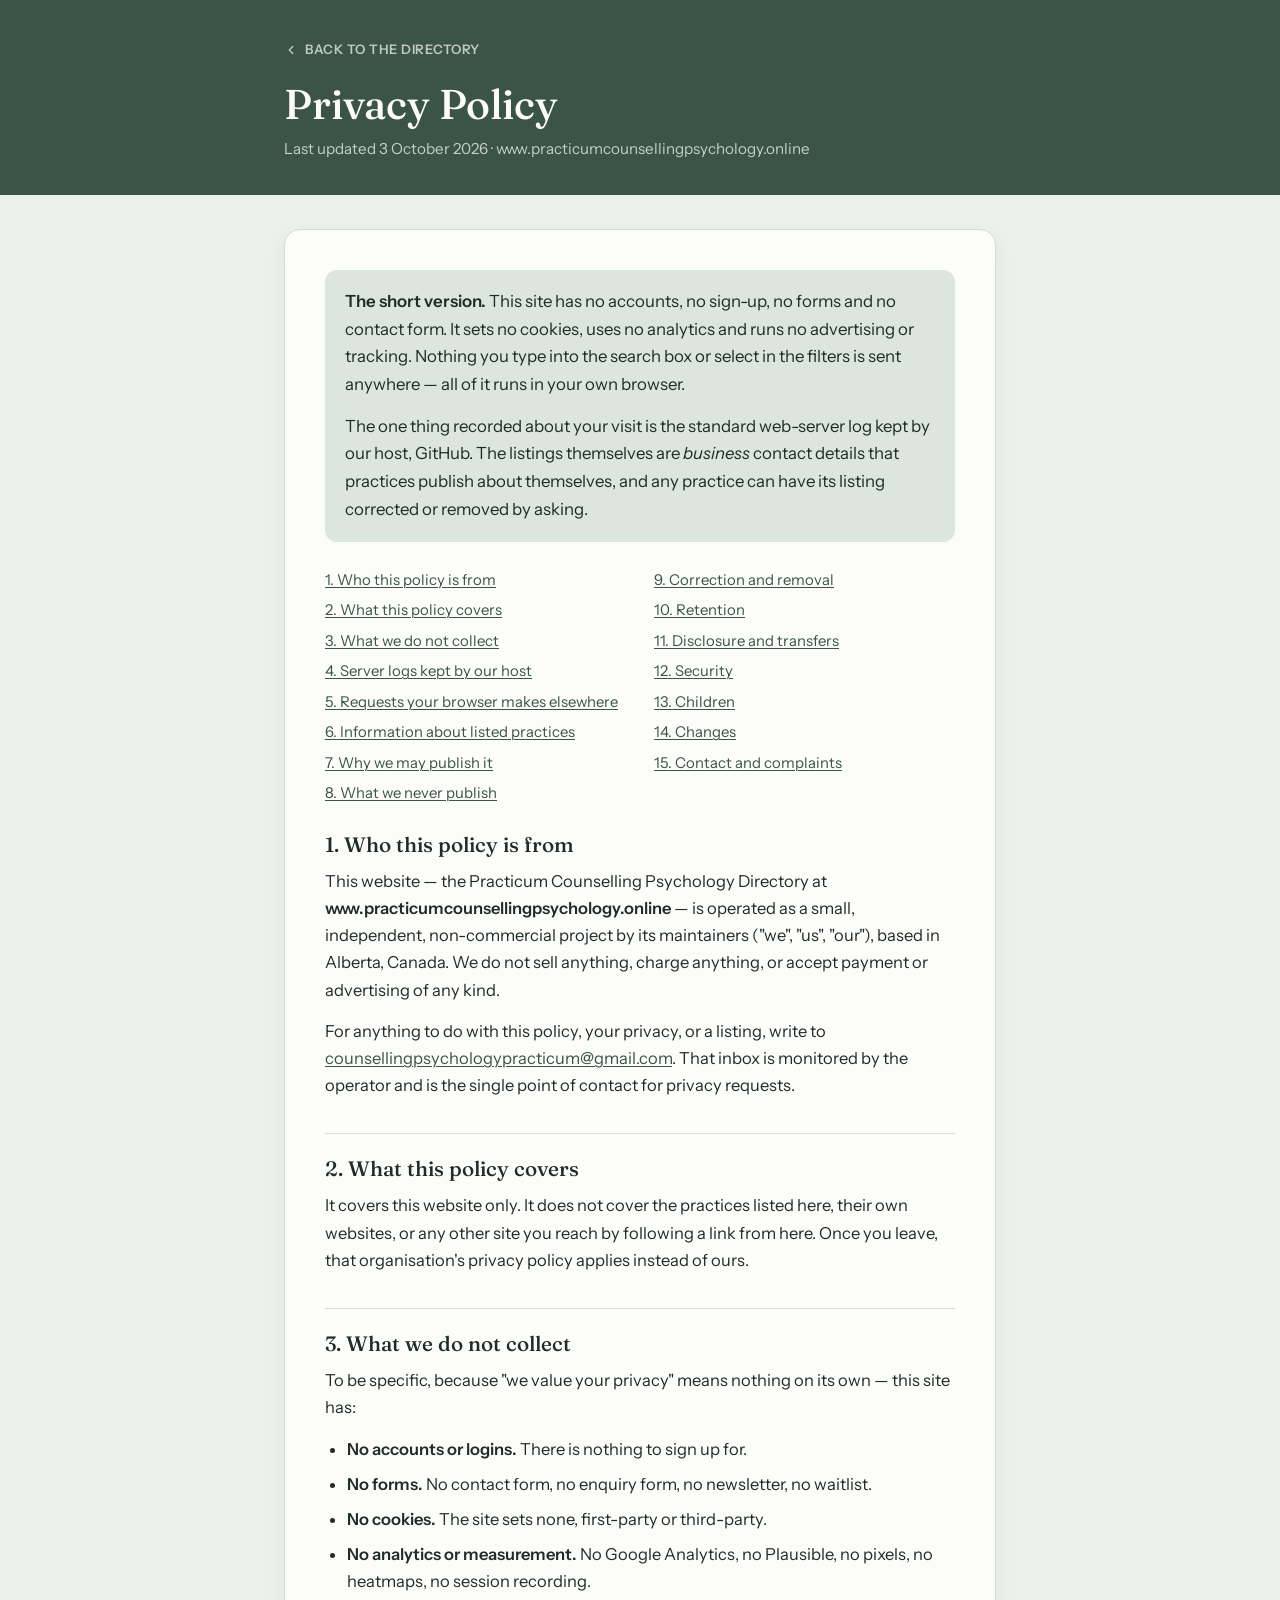
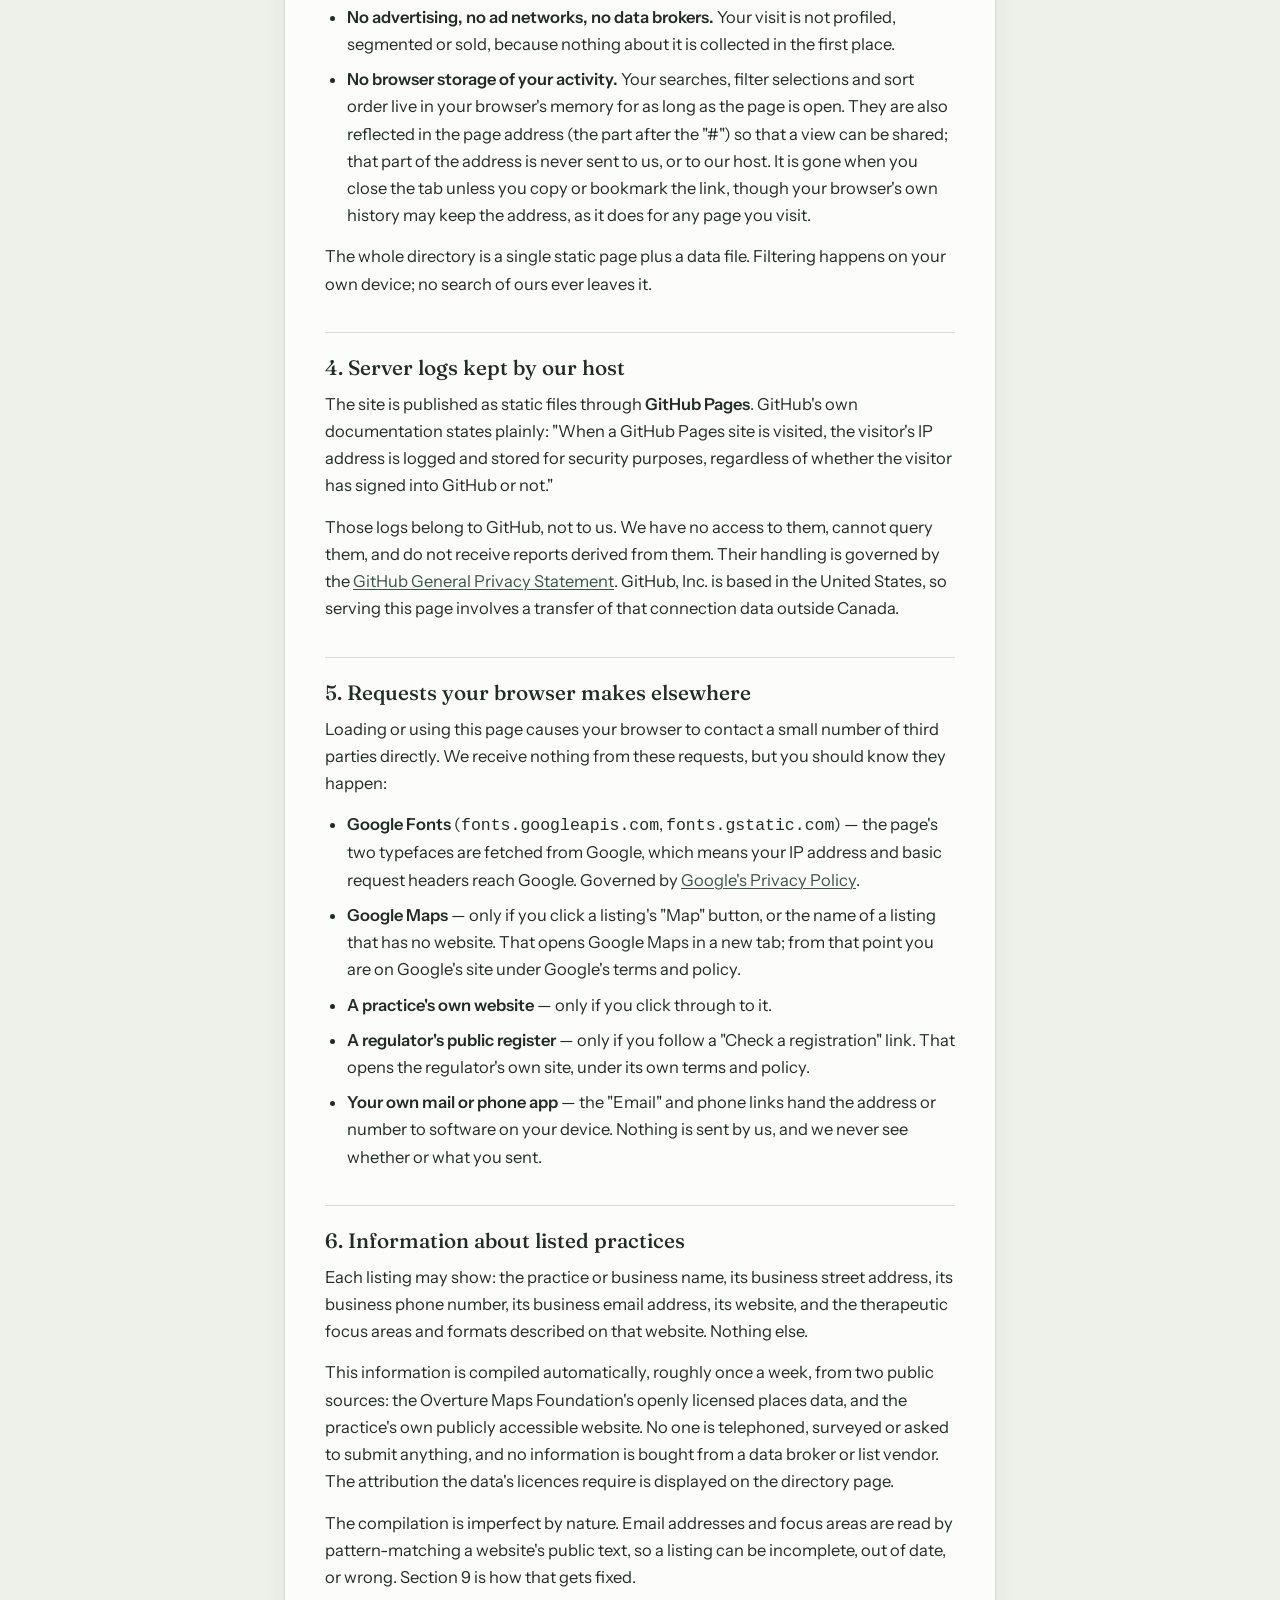
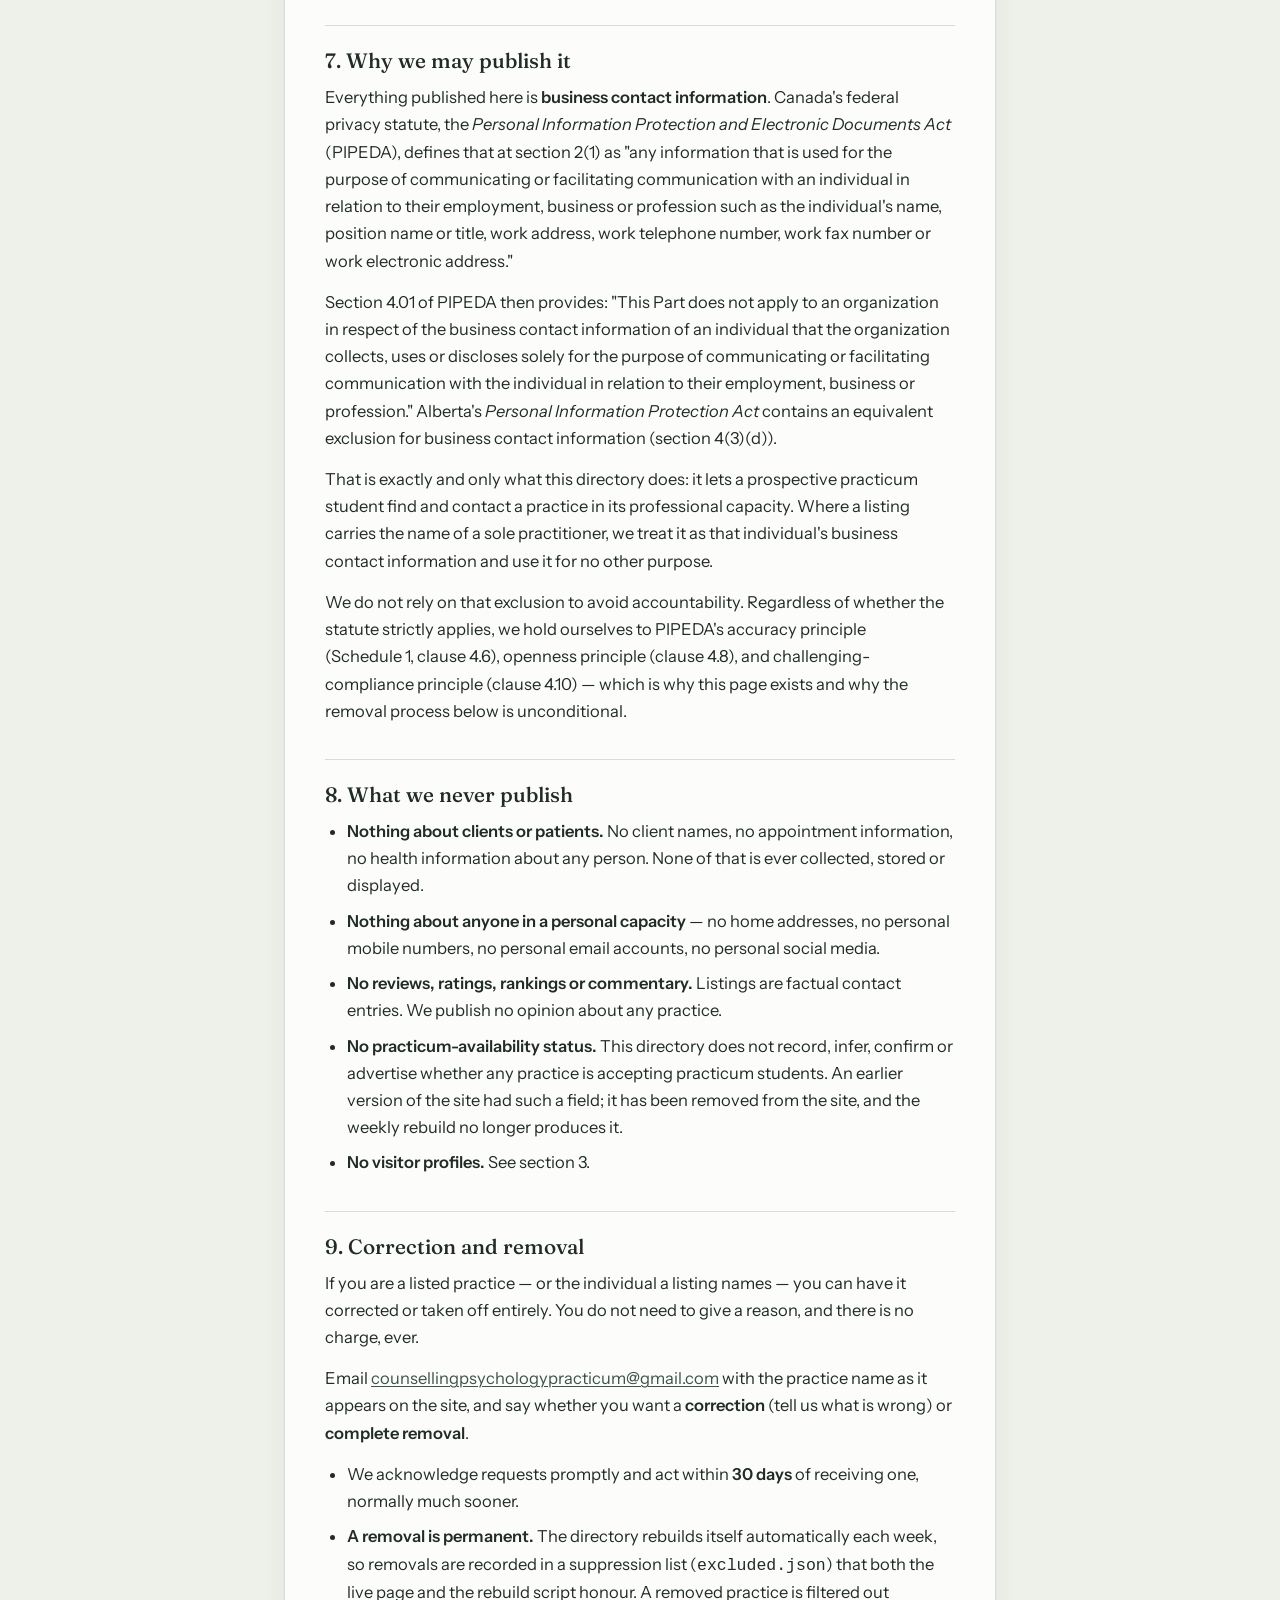
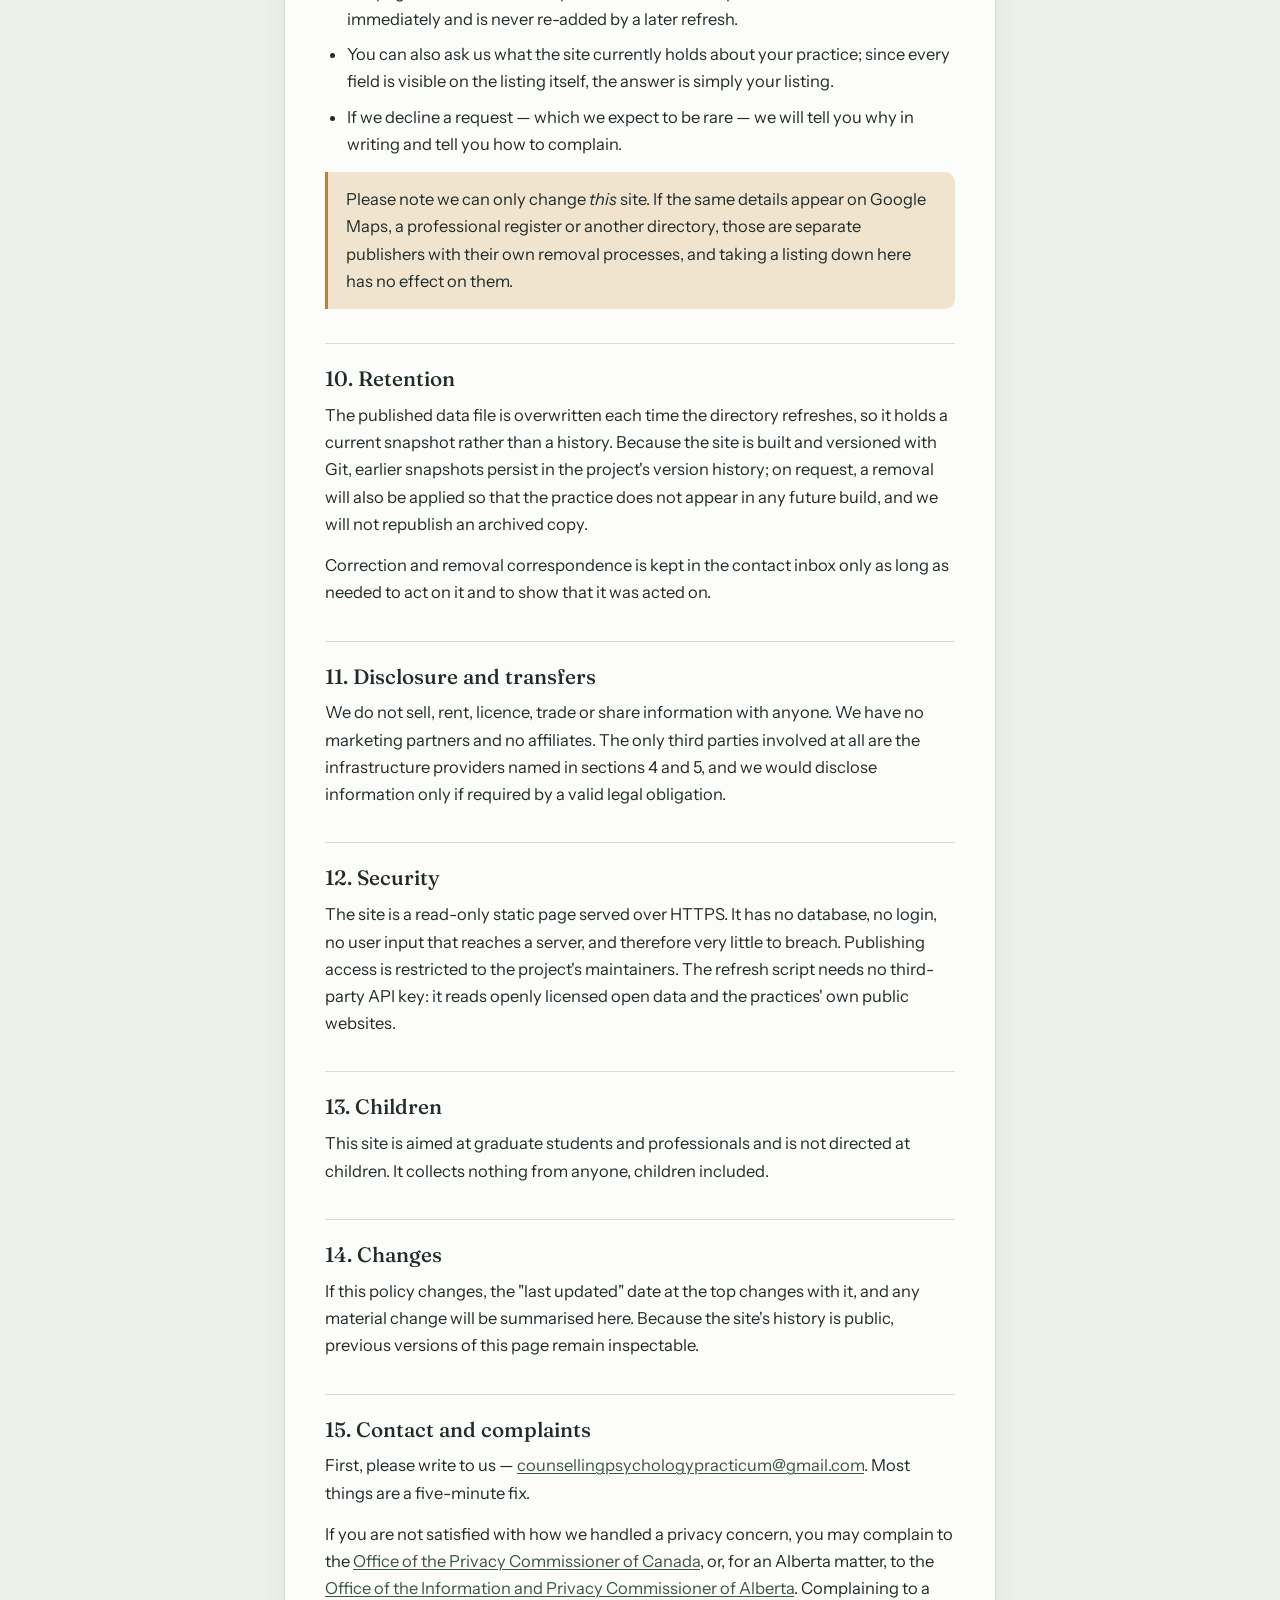
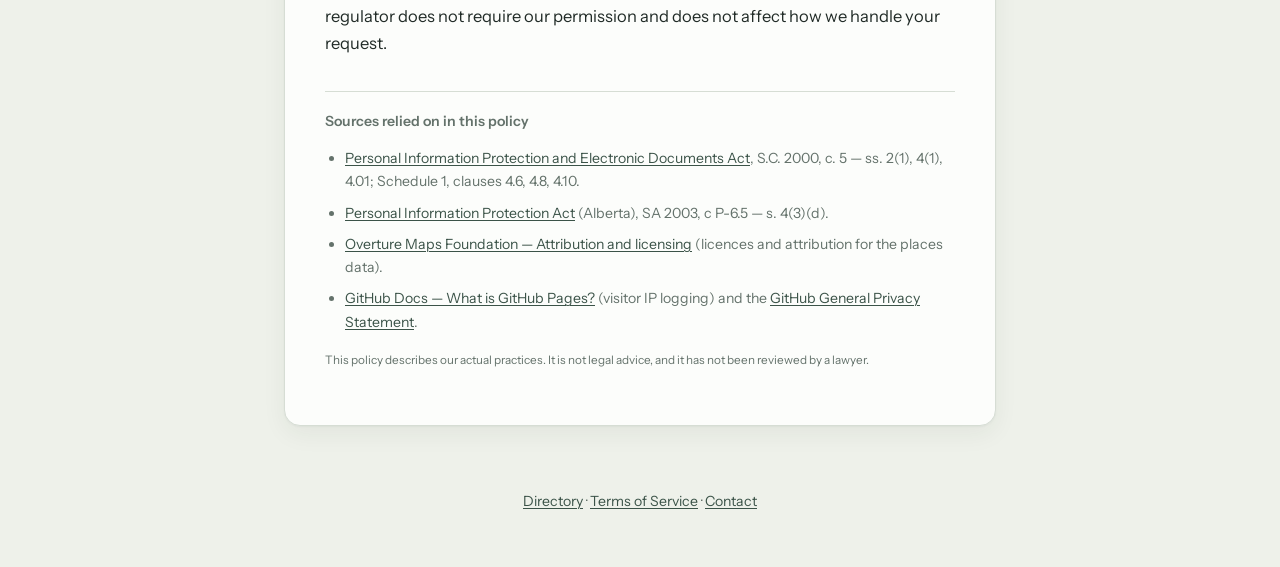
<file: privacy.html>
<!DOCTYPE html>
<html lang="en">
<head>
<meta charset="UTF-8">
<meta name="viewport" content="width=device-width, initial-scale=1, viewport-fit=cover">
<meta name="theme-color" content="#3B5348">
<meta name="color-scheme" content="light">
<title>Privacy Policy — Practicum Counselling Psychology Directory</title>
<meta name="description" content="How the Practicum Counselling Psychology Directory handles visitor data and the business contact information it publishes.">
<link rel="icon" href="data:image/svg+xml,%3Csvg xmlns='http://www.w3.org/2000/svg' viewBox='0 0 64 64'%3E%3Crect width='64' height='64' rx='14' fill='%233B5348'/%3E%3Cpath d='M32 14s14 11.4 14 22a14 14 0 1 1-28 0c0-10.6 14-22 14-22Z' fill='%23DCE6DF'/%3E%3Ccircle cx='32' cy='36' r='5' fill='%233B5348'/%3E%3C/svg%3E">
<link rel="preconnect" href="https://fonts.googleapis.com">
<link rel="preconnect" href="https://fonts.gstatic.com" crossorigin>
<link href="https://fonts.googleapis.com/css2?family=Fraunces:opsz,wght@9..144,400;9..144,500&family=Instrument+Sans:wght@400;500;600&display=swap" rel="stylesheet">
<link rel="stylesheet" href="legal.css">
</head>
<body>

<header class="doc-head">
  <div class="wrap">
    <a class="back" href="index.html">
      <svg width="14" height="14" viewBox="0 0 24 24" fill="none" stroke="currentColor" stroke-width="2.4" stroke-linecap="round" stroke-linejoin="round"><polyline points="15 18 9 12 15 6"/></svg>
      Back to the directory
    </a>
    <h1>Privacy Policy</h1>
    <p class="sub">Last updated 3 October 2026 · www.practicumcounsellingpsychology.online</p>
  </div>
</header>

<main>
  <div class="wrap">
    <div class="card">

      <div class="lead">
        <p><strong>The short version.</strong> This site has no accounts, no sign-up, no forms and no contact form. It sets no cookies, uses no analytics and runs no advertising or tracking. Nothing you type into the search box or select in the filters is sent anywhere — all of it runs in your own browser.</p>
        <p>The one thing recorded about your visit is the standard web-server log kept by our host, GitHub. The listings themselves are <em>business</em> contact details that practices publish about themselves, and any practice can have its listing corrected or removed by asking.</p>
      </div>

      <ul class="toc">
        <li><a href="#who">1. Who this policy is from</a></li>
        <li><a href="#scope">2. What this policy covers</a></li>
        <li><a href="#novisitor">3. What we do not collect</a></li>
        <li><a href="#logs">4. Server logs kept by our host</a></li>
        <li><a href="#thirdparty">5. Requests your browser makes elsewhere</a></li>
        <li><a href="#listings">6. Information about listed practices</a></li>
        <li><a href="#basis">7. Why we may publish it</a></li>
        <li><a href="#notcollected">8. What we never publish</a></li>
        <li><a href="#correction">9. Correction and removal</a></li>
        <li><a href="#retention">10. Retention</a></li>
        <li><a href="#disclosure">11. Disclosure and transfers</a></li>
        <li><a href="#security">12. Security</a></li>
        <li><a href="#children">13. Children</a></li>
        <li><a href="#changes">14. Changes</a></li>
        <li><a href="#contact">15. Contact and complaints</a></li>
      </ul>

      <h2 id="who">1. Who this policy is from</h2>
      <p>This website — the Practicum Counselling Psychology Directory at <strong>www.practicumcounsellingpsychology.online</strong> — is operated as a small, independent, non-commercial project by its maintainers ("we", "us", "our"), based in Alberta, Canada. We do not sell anything, charge anything, or accept payment or advertising of any kind.</p>
      <p>For anything to do with this policy, your privacy, or a listing, write to <a href="mailto:counsellingpsychologypracticum@gmail.com">counsellingpsychologypracticum@gmail.com</a>. That inbox is monitored by the operator and is the single point of contact for privacy requests.</p>

      <h2 id="scope">2. What this policy covers</h2>
      <p>It covers this website only. It does not cover the practices listed here, their own websites, or any other site you reach by following a link from here. Once you leave, that organisation's privacy policy applies instead of ours.</p>

      <h2 id="novisitor">3. What we do not collect</h2>
      <p>To be specific, because "we value your privacy" means nothing on its own — this site has:</p>
      <ul>
        <li><strong>No accounts or logins.</strong> There is nothing to sign up for.</li>
        <li><strong>No forms.</strong> No contact form, no enquiry form, no newsletter, no waitlist.</li>
        <li><strong>No cookies.</strong> The site sets none, first-party or third-party.</li>
        <li><strong>No analytics or measurement.</strong> No Google Analytics, no Plausible, no pixels, no heatmaps, no session recording.</li>
        <li><strong>No advertising, no ad networks, no data brokers.</strong> Your visit is not profiled, segmented or sold, because nothing about it is collected in the first place.</li>
        <li><strong>No browser storage of your activity.</strong> Your searches, filter selections and sort order live in your browser's memory for as long as the page is open. They are also reflected in the page address (the part after the "#") so that a view can be shared; that part of the address is never sent to us, or to our host. It is gone when you close the tab unless you copy or bookmark the link, though your browser's own history may keep the address, as it does for any page you visit.</li>
      </ul>
      <p>The whole directory is a single static page plus a data file. Filtering happens on your own device; no search of ours ever leaves it.</p>

      <h2 id="logs">4. Server logs kept by our host</h2>
      <p>The site is published as static files through <strong>GitHub Pages</strong>. GitHub's own documentation states plainly: "When a GitHub Pages site is visited, the visitor's IP address is logged and stored for security purposes, regardless of whether the visitor has signed into GitHub or not."</p>
      <p>Those logs belong to GitHub, not to us. We have no access to them, cannot query them, and do not receive reports derived from them. Their handling is governed by the <a href="https://docs.github.com/en/site-policy/privacy-policies/github-general-privacy-statement" target="_blank" rel="noopener">GitHub General Privacy Statement</a>. GitHub, Inc. is based in the United States, so serving this page involves a transfer of that connection data outside Canada.</p>

      <h2 id="thirdparty">5. Requests your browser makes elsewhere</h2>
      <p>Loading or using this page causes your browser to contact a small number of third parties directly. We receive nothing from these requests, but you should know they happen:</p>
      <ul>
        <li><strong>Google Fonts</strong> (<code>fonts.googleapis.com</code>, <code>fonts.gstatic.com</code>) — the page's two typefaces are fetched from Google, which means your IP address and basic request headers reach Google. Governed by <a href="https://policies.google.com/privacy" target="_blank" rel="noopener">Google's Privacy Policy</a>.</li>
        <li><strong>Google Maps</strong> — only if you click a listing's "Map" button, or the name of a listing that has no website. That opens Google Maps in a new tab; from that point you are on Google's site under Google's terms and policy.</li>
        <li><strong>A practice's own website</strong> — only if you click through to it.</li>
        <li><strong>A regulator's public register</strong> — only if you follow a "Check a registration" link. That opens the regulator's own site, under its own terms and policy.</li>
        <li><strong>Your own mail or phone app</strong> — the "Email" and phone links hand the address or number to software on your device. Nothing is sent by us, and we never see whether or what you sent.</li>
      </ul>

      <h2 id="listings">6. Information about listed practices</h2>
      <p>Each listing may show: the practice or business name, its business street address, its business phone number, its business email address, its website, and the therapeutic focus areas and formats described on that website. Nothing else.</p>
      <p>This information is compiled automatically, roughly once a week, from two public sources: the Overture Maps Foundation's openly licensed places data, and the practice's own publicly accessible website. No one is telephoned, surveyed or asked to submit anything, and no information is bought from a data broker or list vendor. The attribution the data's licences require is displayed on the directory page.</p>
      <p>The compilation is imperfect by nature. Email addresses and focus areas are read by pattern-matching a website's public text, so a listing can be incomplete, out of date, or wrong. Section&nbsp;9 is how that gets fixed.</p>

      <h2 id="basis">7. Why we may publish it</h2>
      <p>Everything published here is <strong>business contact information</strong>. Canada's federal privacy statute, the <em>Personal Information Protection and Electronic Documents Act</em> (PIPEDA), defines that at section&nbsp;2(1) as "any information that is used for the purpose of communicating or facilitating communication with an individual in relation to their employment, business or profession such as the individual's name, position name or title, work address, work telephone number, work fax number or work electronic address."</p>
      <p>Section&nbsp;4.01 of PIPEDA then provides: "This Part does not apply to an organization in respect of the business contact information of an individual that the organization collects, uses or discloses solely for the purpose of communicating or facilitating communication with the individual in relation to their employment, business or profession." Alberta's <em>Personal Information Protection Act</em> contains an equivalent exclusion for business contact information (section 4(3)(d)).</p>
      <p>That is exactly and only what this directory does: it lets a prospective practicum student find and contact a practice in its professional capacity. Where a listing carries the name of a sole practitioner, we treat it as that individual's business contact information and use it for no other purpose.</p>
      <p>We do not rely on that exclusion to avoid accountability. Regardless of whether the statute strictly applies, we hold ourselves to PIPEDA's accuracy principle (Schedule&nbsp;1, clause&nbsp;4.6), openness principle (clause&nbsp;4.8), and challenging-compliance principle (clause&nbsp;4.10) — which is why this page exists and why the removal process below is unconditional.</p>

      <h2 id="notcollected">8. What we never publish</h2>
      <ul>
        <li><strong>Nothing about clients or patients.</strong> No client names, no appointment information, no health information about any person. None of that is ever collected, stored or displayed.</li>
        <li><strong>Nothing about anyone in a personal capacity</strong> — no home addresses, no personal mobile numbers, no personal email accounts, no personal social media.</li>
        <li><strong>No reviews, ratings, rankings or commentary.</strong> Listings are factual contact entries. We publish no opinion about any practice.</li>
        <li><strong>No practicum-availability status.</strong> This directory does not record, infer, confirm or advertise whether any practice is accepting practicum students. An earlier version of the site had such a field; it has been removed from the site, and the weekly rebuild no longer produces it.</li>
        <li><strong>No visitor profiles.</strong> See section&nbsp;3.</li>
      </ul>

      <h2 id="correction">9. Correction and removal</h2>
      <p>If you are a listed practice — or the individual a listing names — you can have it corrected or taken off entirely. You do not need to give a reason, and there is no charge, ever.</p>
      <p>Email <a href="mailto:counsellingpsychologypracticum@gmail.com">counsellingpsychologypracticum@gmail.com</a> with the practice name as it appears on the site, and say whether you want a <strong>correction</strong> (tell us what is wrong) or <strong>complete removal</strong>.</p>
      <ul>
        <li>We acknowledge requests promptly and act within <strong>30 days</strong> of receiving one, normally much sooner.</li>
        <li><strong>A removal is permanent.</strong> The directory rebuilds itself automatically each week, so removals are recorded in a suppression list (<code>excluded.json</code>) that both the live page and the rebuild script honour. A removed practice is filtered out immediately and is never re-added by a later refresh.</li>
        <li>You can also ask us what the site currently holds about your practice; since every field is visible on the listing itself, the answer is simply your listing.</li>
        <li>If we decline a request — which we expect to be rare — we will tell you why in writing and tell you how to complain.</li>
      </ul>
      <div class="note">
        <p>Please note we can only change <em>this</em> site. If the same details appear on Google Maps, a professional register or another directory, those are separate publishers with their own removal processes, and taking a listing down here has no effect on them.</p>
      </div>

      <h2 id="retention">10. Retention</h2>
      <p>The published data file is overwritten each time the directory refreshes, so it holds a current snapshot rather than a history. Because the site is built and versioned with Git, earlier snapshots persist in the project's version history; on request, a removal will also be applied so that the practice does not appear in any future build, and we will not republish an archived copy.</p>
      <p>Correction and removal correspondence is kept in the contact inbox only as long as needed to act on it and to show that it was acted on.</p>

      <h2 id="disclosure">11. Disclosure and transfers</h2>
      <p>We do not sell, rent, licence, trade or share information with anyone. We have no marketing partners and no affiliates. The only third parties involved at all are the infrastructure providers named in sections&nbsp;4 and&nbsp;5, and we would disclose information only if required by a valid legal obligation.</p>

      <h2 id="security">12. Security</h2>
      <p>The site is a read-only static page served over HTTPS. It has no database, no login, no user input that reaches a server, and therefore very little to breach. Publishing access is restricted to the project's maintainers. The refresh script needs no third-party API key: it reads openly licensed open data and the practices' own public websites.</p>

      <h2 id="children">13. Children</h2>
      <p>This site is aimed at graduate students and professionals and is not directed at children. It collects nothing from anyone, children included.</p>

      <h2 id="changes">14. Changes</h2>
      <p>If this policy changes, the "last updated" date at the top changes with it, and any material change will be summarised here. Because the site's history is public, previous versions of this page remain inspectable.</p>

      <h2 id="contact">15. Contact and complaints</h2>
      <p>First, please write to us — <a href="mailto:counsellingpsychologypracticum@gmail.com">counsellingpsychologypracticum@gmail.com</a>. Most things are a five-minute fix.</p>
      <p>If you are not satisfied with how we handled a privacy concern, you may complain to the <a href="https://www.priv.gc.ca/en/report-a-concern/" target="_blank" rel="noopener">Office of the Privacy Commissioner of Canada</a>, or, for an Alberta matter, to the <a href="https://oipc.ab.ca/" target="_blank" rel="noopener">Office of the Information and Privacy Commissioner of Alberta</a>. Complaining to a regulator does not require our permission and does not affect how we handle your request.</p>

      <div class="cite">
        <p><strong>Sources relied on in this policy</strong></p>
        <ul>
          <li><a href="https://laws-lois.justice.gc.ca/eng/acts/P-8.6/FullText.html" target="_blank" rel="noopener">Personal Information Protection and Electronic Documents Act</a>, S.C. 2000, c. 5 — ss. 2(1), 4(1), 4.01; Schedule 1, clauses 4.6, 4.8, 4.10.</li>
          <li><a href="https://www.alberta.ca/personal-information-protection-act" target="_blank" rel="noopener">Personal Information Protection Act</a> (Alberta), SA 2003, c P-6.5 — s. 4(3)(d).</li>
          <li><a href="https://docs.overturemaps.org/attribution" target="_blank" rel="noopener">Overture Maps Foundation — Attribution and licensing</a> (licences and attribution for the places data).</li>
          <li><a href="https://docs.github.com/en/pages/getting-started-with-github-pages/what-is-github-pages" target="_blank" rel="noopener">GitHub Docs — What is GitHub Pages?</a> (visitor IP logging) and the <a href="https://docs.github.com/en/site-policy/privacy-policies/github-general-privacy-statement" target="_blank" rel="noopener">GitHub General Privacy Statement</a>.</li>
        </ul>
        <p><small>This policy describes our actual practices. It is not legal advice, and it has not been reviewed by a lawyer.</small></p>
      </div>

    </div>
  </div>
</main>

<footer class="doc-foot">
  <div class="wrap">
    <a href="index.html">Directory</a> · <a href="terms.html">Terms of Service</a> · <a href="mailto:counsellingpsychologypracticum@gmail.com">Contact</a>
  </div>
</footer>

</body>
</html>
</file>
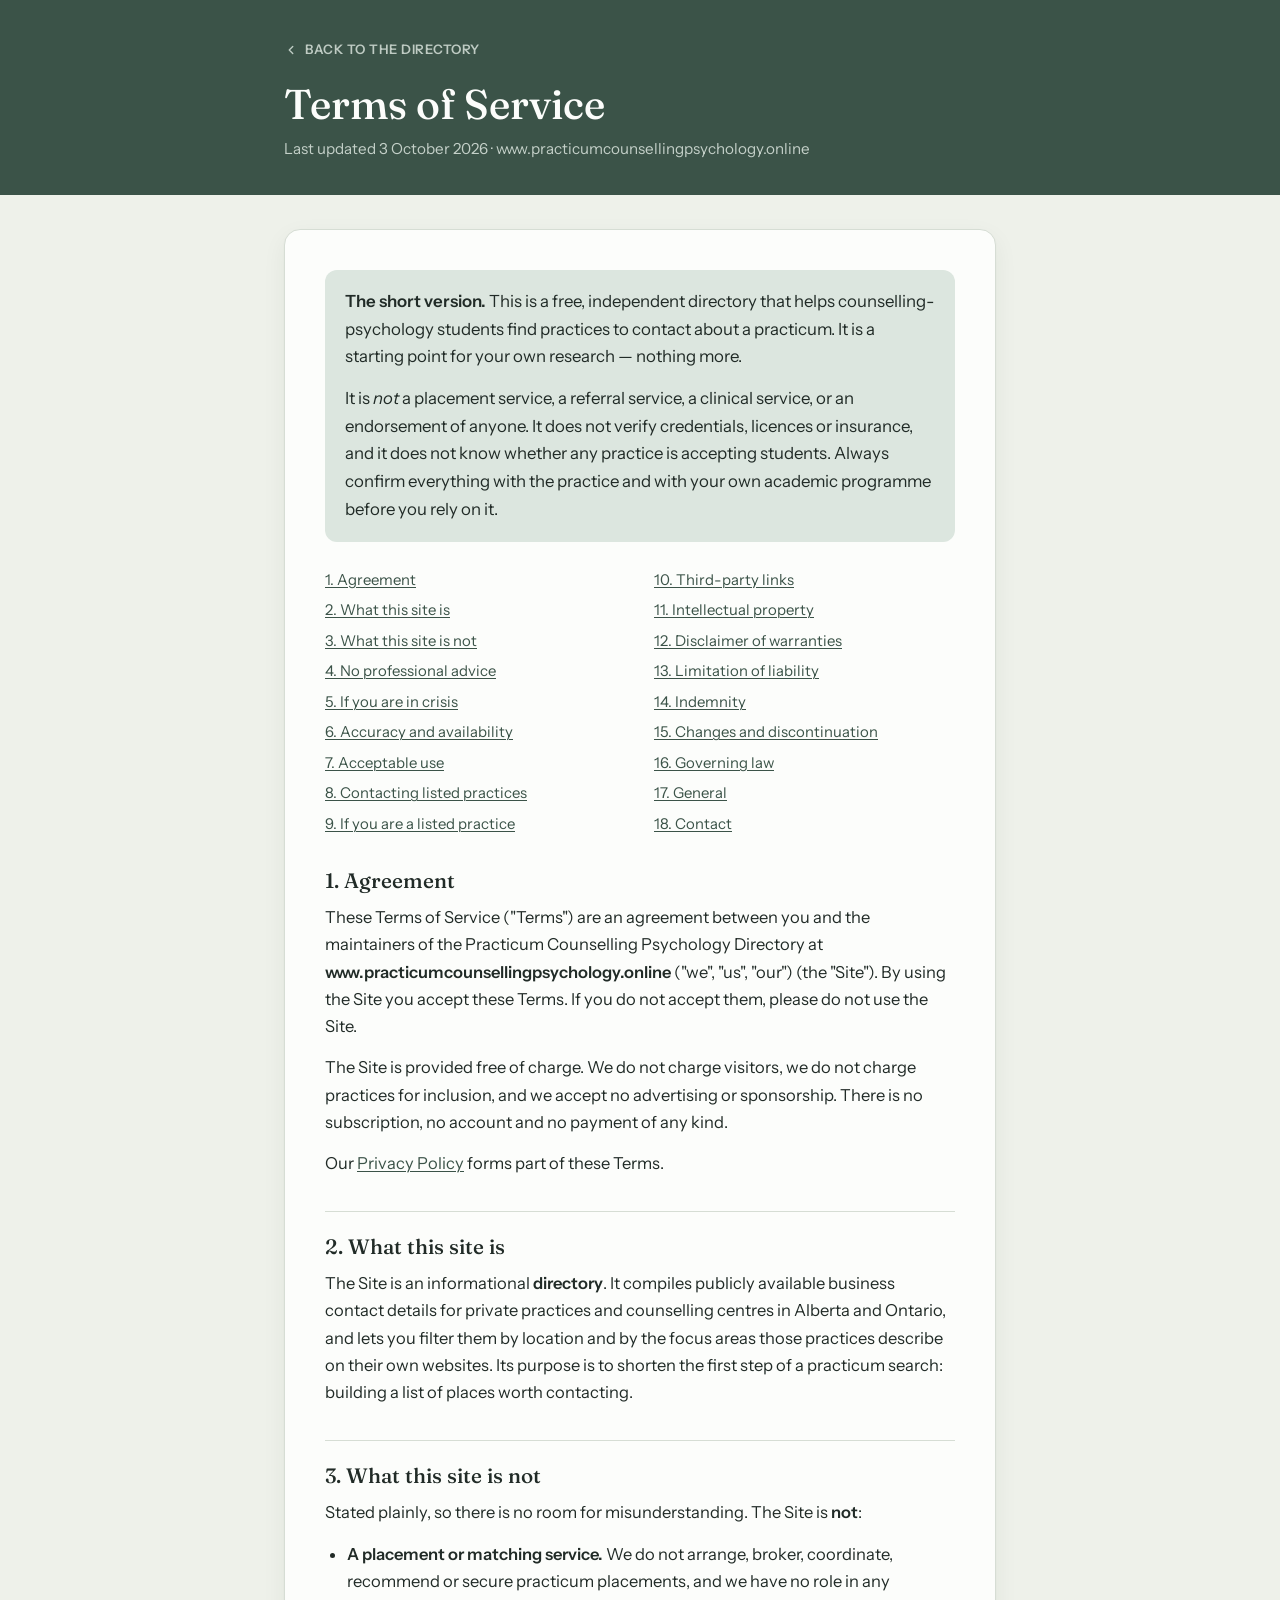
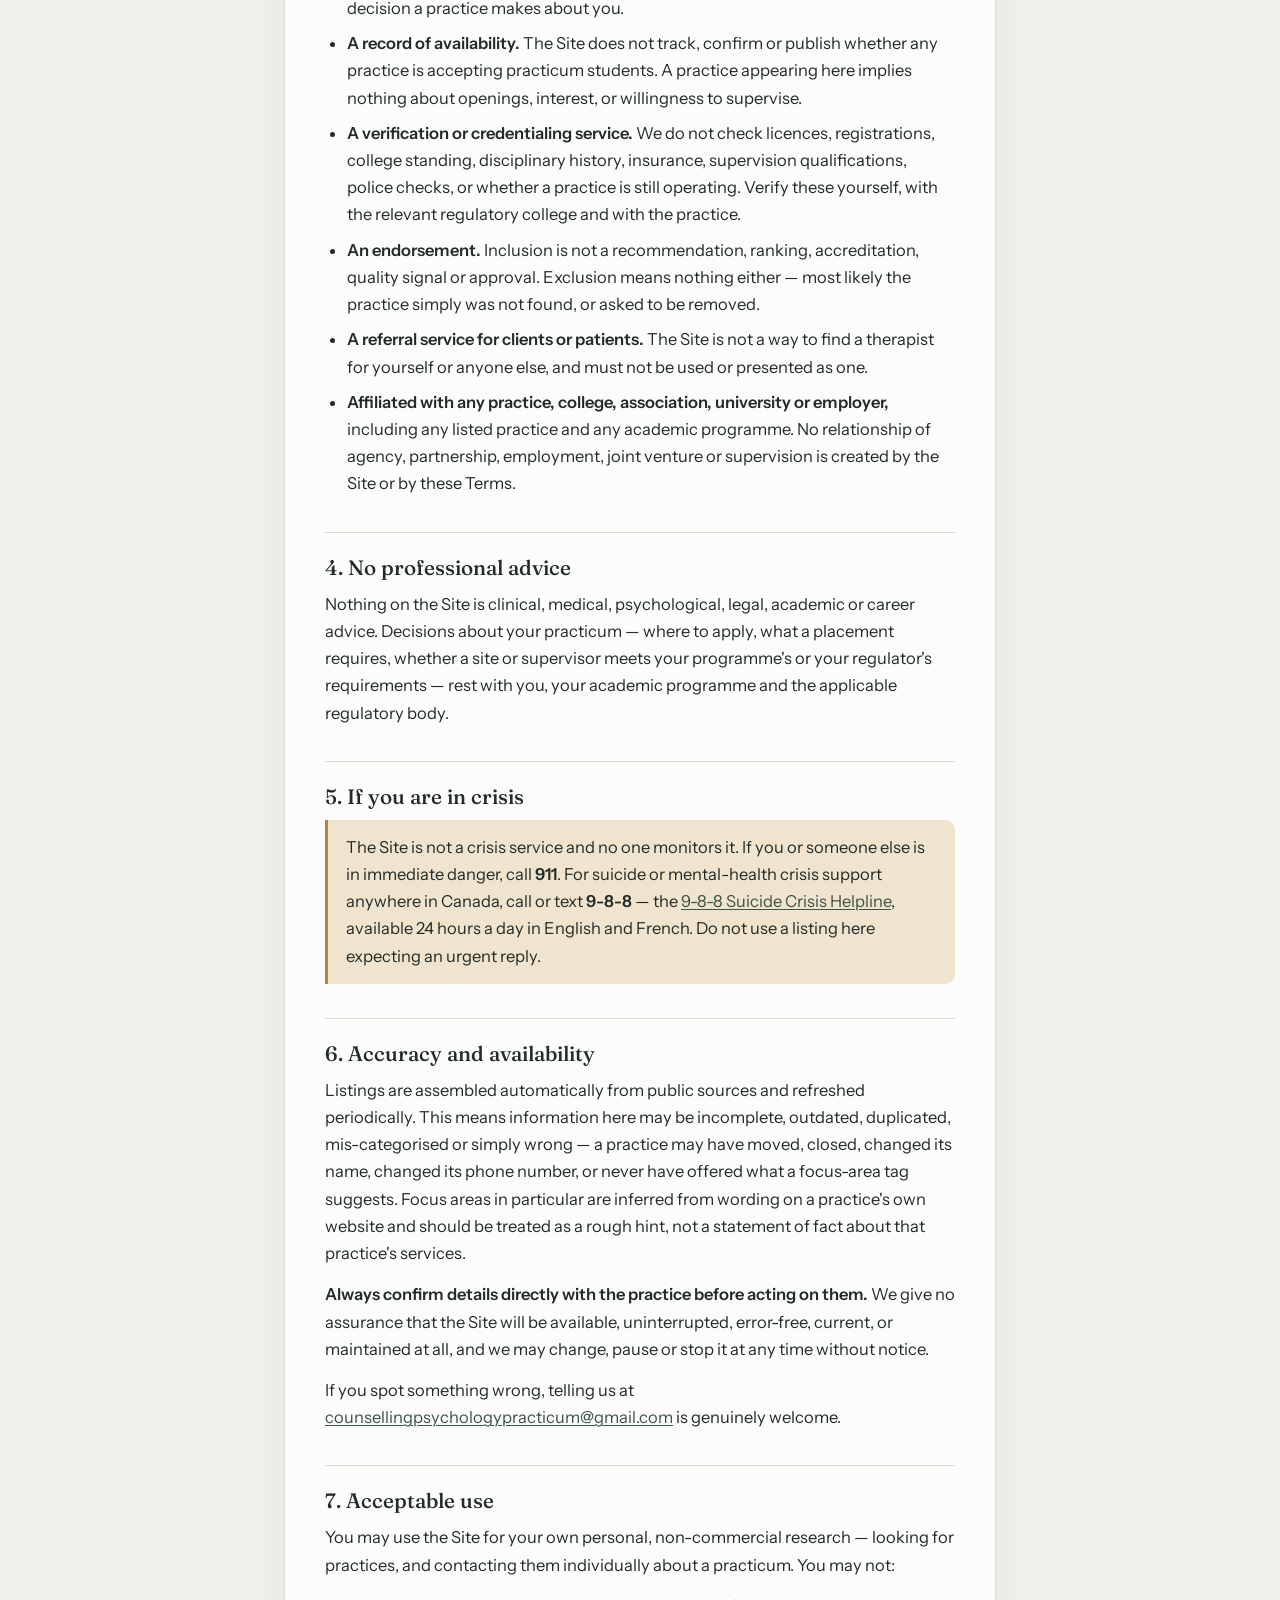
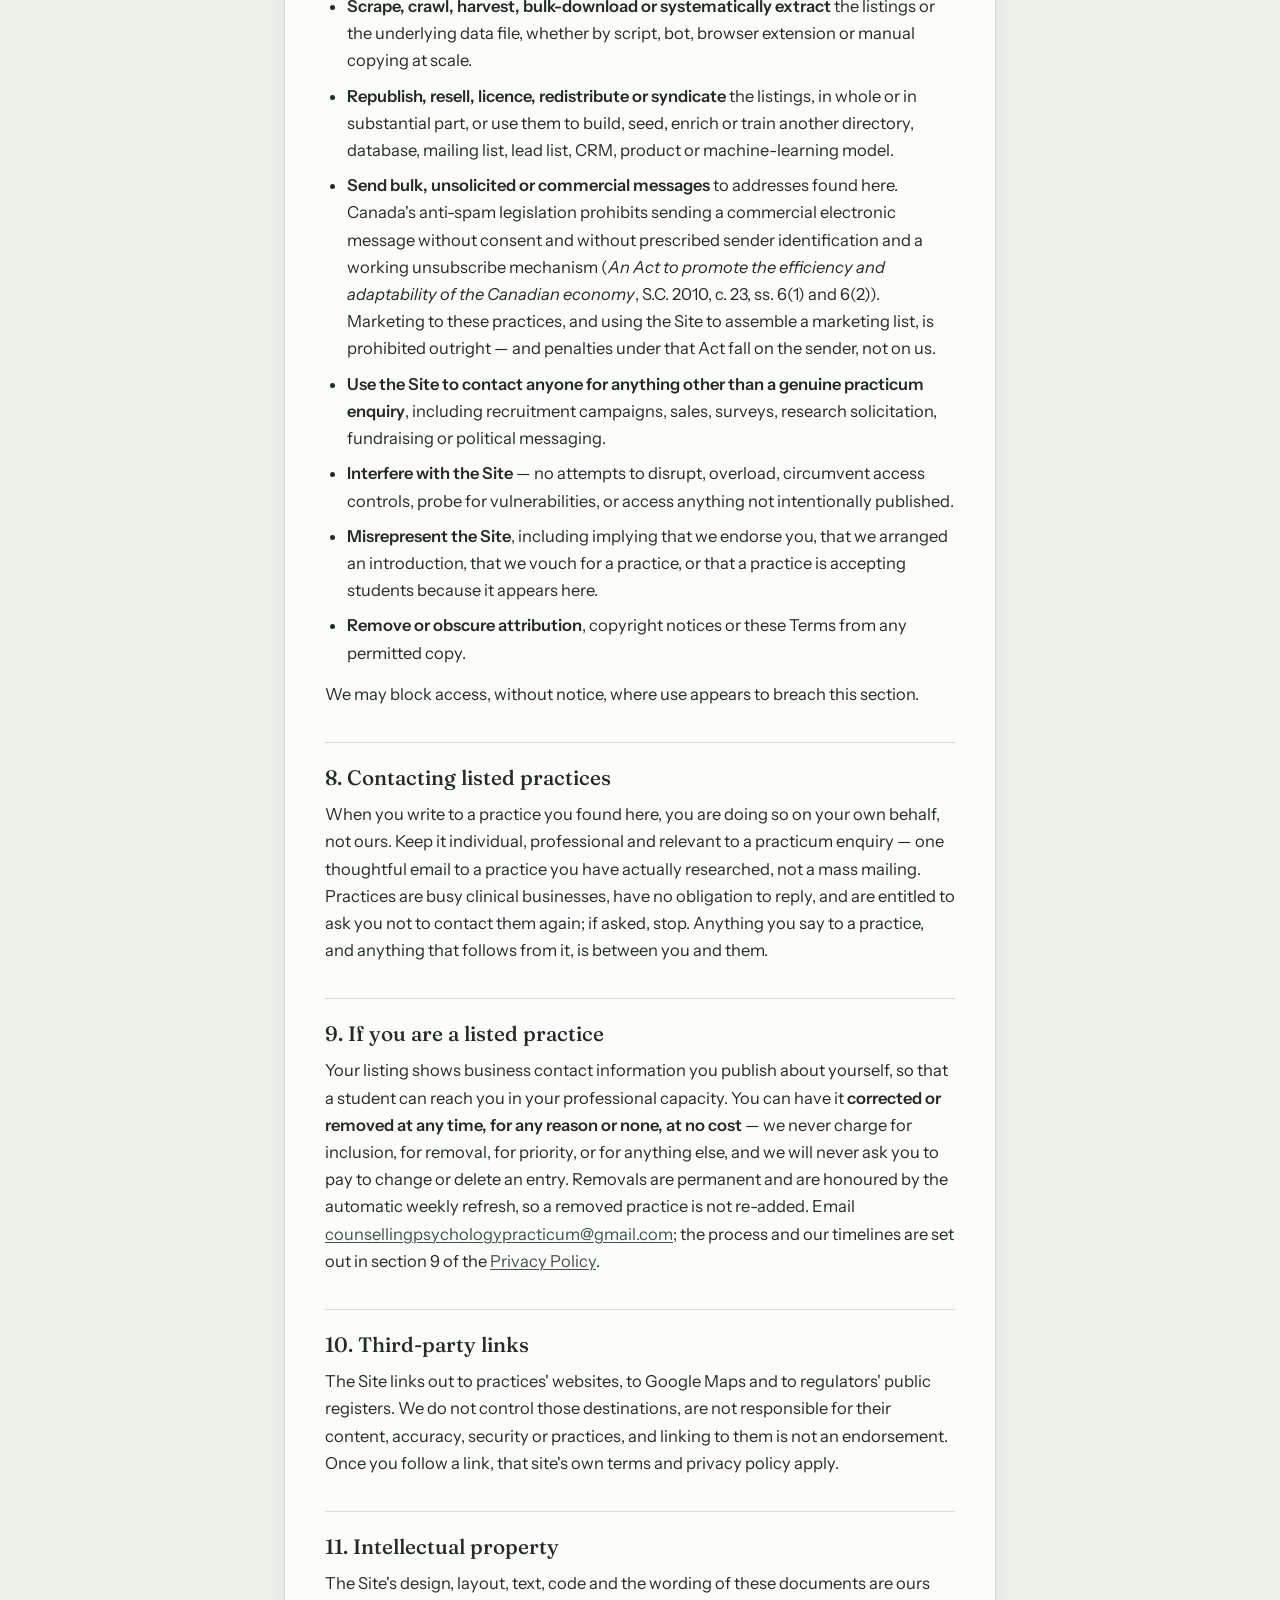
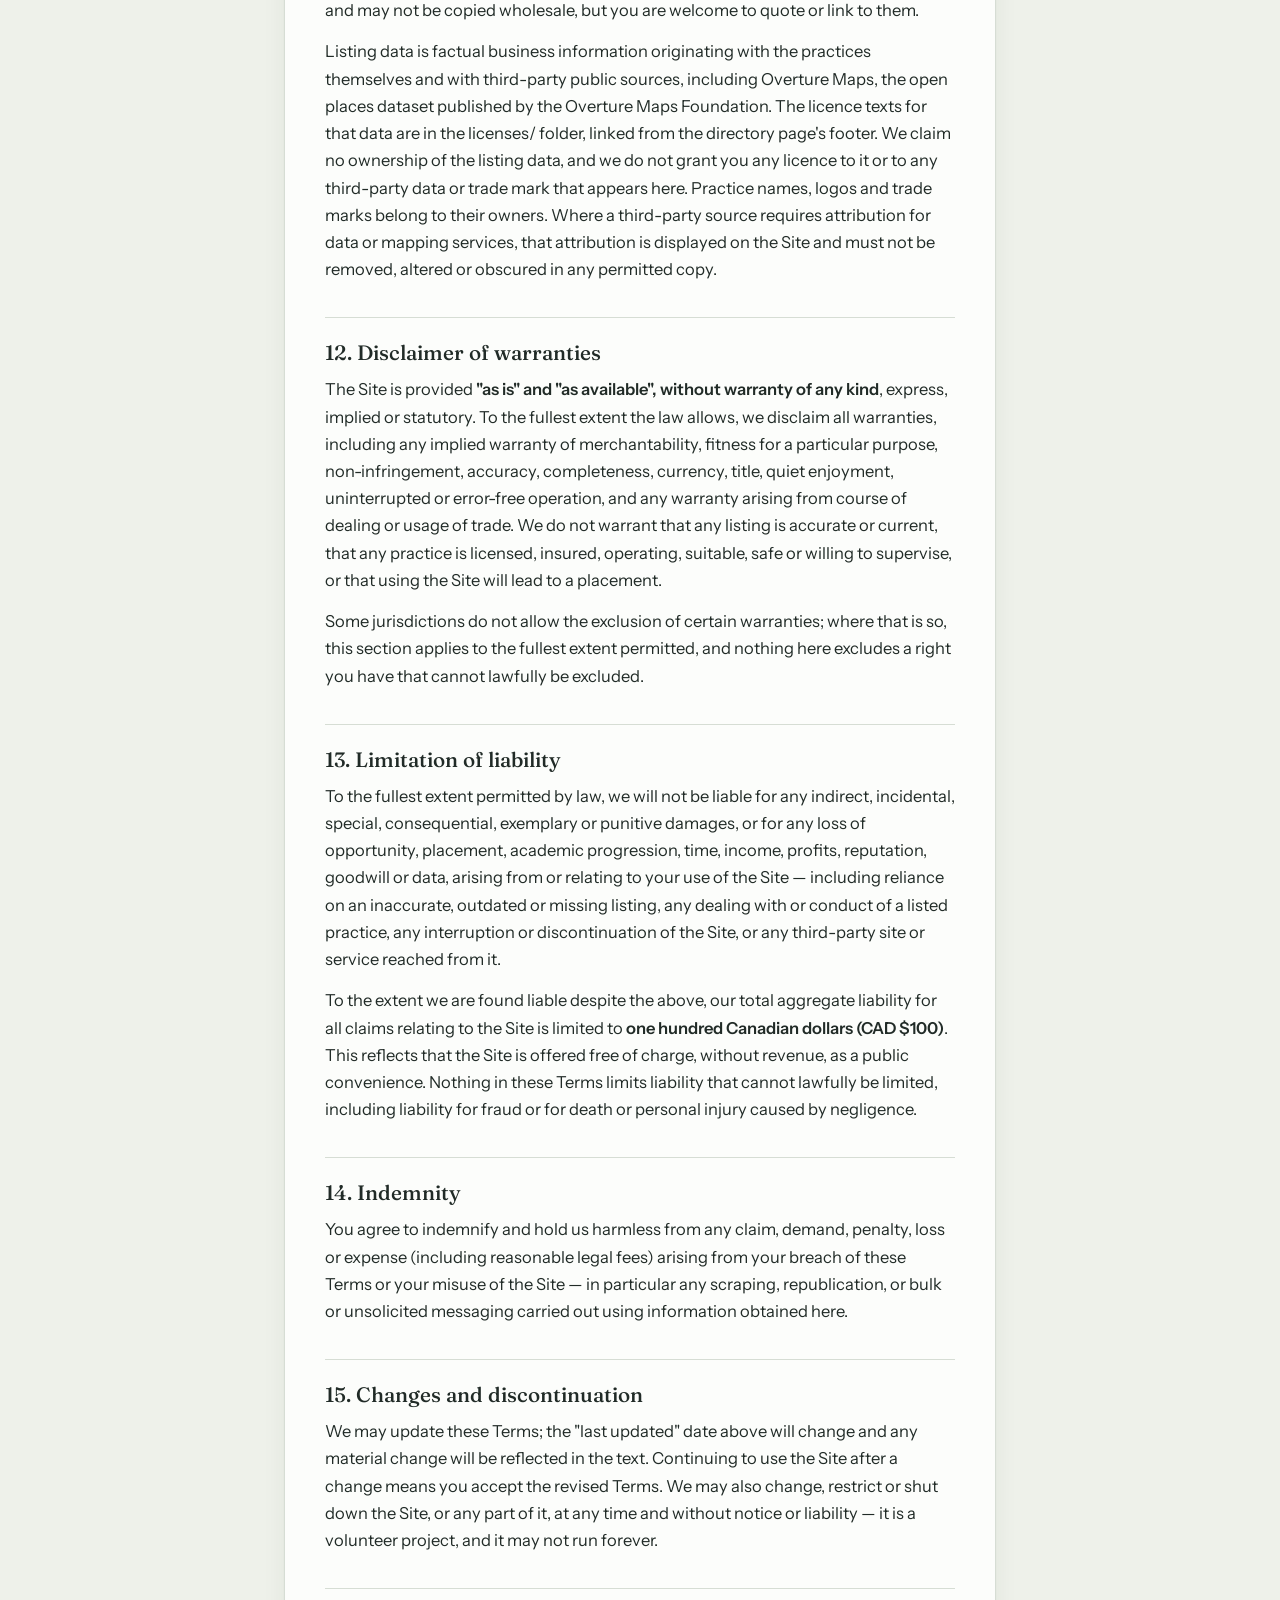
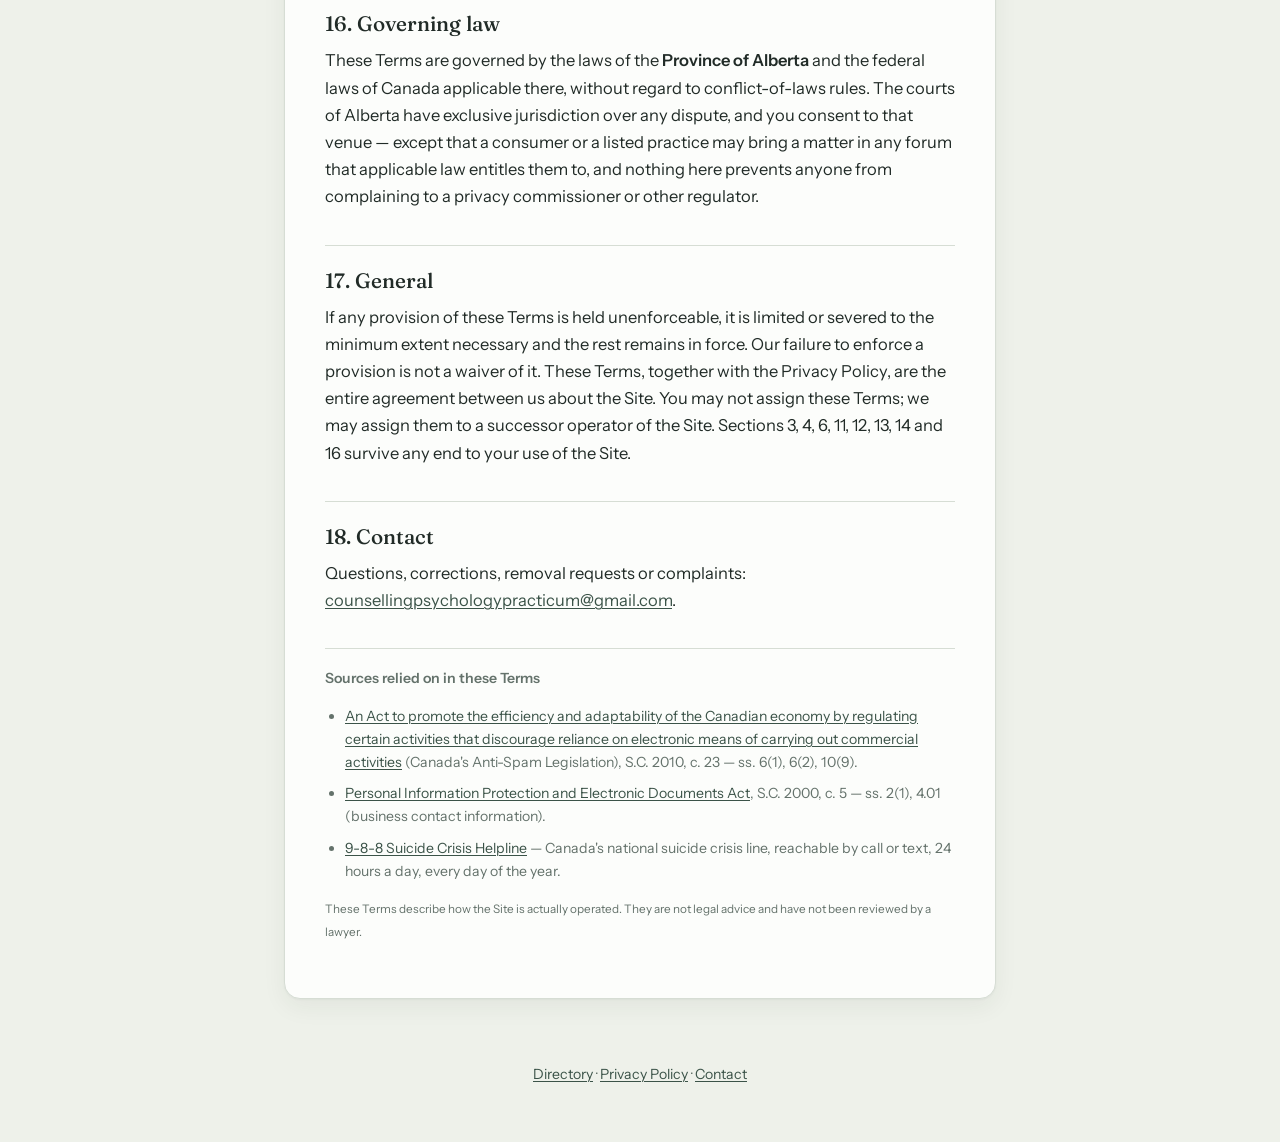
<file: terms.html>
<!DOCTYPE html>
<html lang="en">
<head>
<meta charset="UTF-8">
<meta name="viewport" content="width=device-width, initial-scale=1, viewport-fit=cover">
<meta name="theme-color" content="#3B5348">
<meta name="color-scheme" content="light">
<title>Terms of Service — Practicum Counselling Psychology Directory</title>
<meta name="description" content="The terms on which the Practicum Counselling Psychology Directory may be used, and the limits of what it is.">
<link rel="icon" href="data:image/svg+xml,%3Csvg xmlns='http://www.w3.org/2000/svg' viewBox='0 0 64 64'%3E%3Crect width='64' height='64' rx='14' fill='%233B5348'/%3E%3Cpath d='M32 14s14 11.4 14 22a14 14 0 1 1-28 0c0-10.6 14-22 14-22Z' fill='%23DCE6DF'/%3E%3Ccircle cx='32' cy='36' r='5' fill='%233B5348'/%3E%3C/svg%3E">
<link rel="preconnect" href="https://fonts.googleapis.com">
<link rel="preconnect" href="https://fonts.gstatic.com" crossorigin>
<link href="https://fonts.googleapis.com/css2?family=Fraunces:opsz,wght@9..144,400;9..144,500&family=Instrument+Sans:wght@400;500;600&display=swap" rel="stylesheet">
<link rel="stylesheet" href="legal.css">
</head>
<body>

<header class="doc-head">
  <div class="wrap">
    <a class="back" href="index.html">
      <svg width="14" height="14" viewBox="0 0 24 24" fill="none" stroke="currentColor" stroke-width="2.4" stroke-linecap="round" stroke-linejoin="round"><polyline points="15 18 9 12 15 6"/></svg>
      Back to the directory
    </a>
    <h1>Terms of Service</h1>
    <p class="sub">Last updated 3 October 2026 · www.practicumcounsellingpsychology.online</p>
  </div>
</header>

<main>
  <div class="wrap">
    <div class="card">

      <div class="lead">
        <p><strong>The short version.</strong> This is a free, independent directory that helps counselling-psychology students find practices to contact about a practicum. It is a starting point for your own research — nothing more.</p>
        <p>It is <em>not</em> a placement service, a referral service, a clinical service, or an endorsement of anyone. It does not verify credentials, licences or insurance, and it does not know whether any practice is accepting students. Always confirm everything with the practice and with your own academic programme before you rely on it.</p>
      </div>

      <ul class="toc">
        <li><a href="#accept">1. Agreement</a></li>
        <li><a href="#what">2. What this site is</a></li>
        <li><a href="#isnot">3. What this site is not</a></li>
        <li><a href="#noadvice">4. No professional advice</a></li>
        <li><a href="#crisis">5. If you are in crisis</a></li>
        <li><a href="#accuracy">6. Accuracy and availability</a></li>
        <li><a href="#use">7. Acceptable use</a></li>
        <li><a href="#contacting">8. Contacting listed practices</a></li>
        <li><a href="#practices">9. If you are a listed practice</a></li>
        <li><a href="#links">10. Third-party links</a></li>
        <li><a href="#ip">11. Intellectual property</a></li>
        <li><a href="#warranty">12. Disclaimer of warranties</a></li>
        <li><a href="#liability">13. Limitation of liability</a></li>
        <li><a href="#indemnity">14. Indemnity</a></li>
        <li><a href="#changes">15. Changes and discontinuation</a></li>
        <li><a href="#law">16. Governing law</a></li>
        <li><a href="#general">17. General</a></li>
        <li><a href="#contact">18. Contact</a></li>
      </ul>

      <h2 id="accept">1. Agreement</h2>
      <p>These Terms of Service ("Terms") are an agreement between you and the maintainers of the Practicum Counselling Psychology Directory at <strong>www.practicumcounsellingpsychology.online</strong> ("we", "us", "our") (the "Site"). By using the Site you accept these Terms. If you do not accept them, please do not use the Site.</p>
      <p>The Site is provided free of charge. We do not charge visitors, we do not charge practices for inclusion, and we accept no advertising or sponsorship. There is no subscription, no account and no payment of any kind.</p>
      <p>Our <a href="privacy.html">Privacy Policy</a> forms part of these Terms.</p>

      <h2 id="what">2. What this site is</h2>
      <p>The Site is an informational <strong>directory</strong>. It compiles publicly available business contact details for private practices and counselling centres in Alberta and Ontario, and lets you filter them by location and by the focus areas those practices describe on their own websites. Its purpose is to shorten the first step of a practicum search: building a list of places worth contacting.</p>

      <h2 id="isnot">3. What this site is not</h2>
      <p>Stated plainly, so there is no room for misunderstanding. The Site is <strong>not</strong>:</p>
      <ul>
        <li><strong>A placement or matching service.</strong> We do not arrange, broker, coordinate, recommend or secure practicum placements, and we have no role in any decision a practice makes about you.</li>
        <li><strong>A record of availability.</strong> The Site does not track, confirm or publish whether any practice is accepting practicum students. A practice appearing here implies nothing about openings, interest, or willingness to supervise.</li>
        <li><strong>A verification or credentialing service.</strong> We do not check licences, registrations, college standing, disciplinary history, insurance, supervision qualifications, police checks, or whether a practice is still operating. Verify these yourself, with the relevant regulatory college and with the practice.</li>
        <li><strong>An endorsement.</strong> Inclusion is not a recommendation, ranking, accreditation, quality signal or approval. Exclusion means nothing either — most likely the practice simply was not found, or asked to be removed.</li>
        <li><strong>A referral service for clients or patients.</strong> The Site is not a way to find a therapist for yourself or anyone else, and must not be used or presented as one.</li>
        <li><strong>Affiliated with any practice, college, association, university or employer,</strong> including any listed practice and any academic programme. No relationship of agency, partnership, employment, joint venture or supervision is created by the Site or by these Terms.</li>
      </ul>

      <h2 id="noadvice">4. No professional advice</h2>
      <p>Nothing on the Site is clinical, medical, psychological, legal, academic or career advice. Decisions about your practicum — where to apply, what a placement requires, whether a site or supervisor meets your programme's or your regulator's requirements — rest with you, your academic programme and the applicable regulatory body.</p>

      <h2 id="crisis">5. If you are in crisis</h2>
      <div class="note">
        <p>The Site is not a crisis service and no one monitors it. If you or someone else is in immediate danger, call <strong>911</strong>. For suicide or mental-health crisis support anywhere in Canada, call or text <strong>9-8-8</strong> — the <a href="https://988.ca/" target="_blank" rel="noopener">9-8-8 Suicide Crisis Helpline</a>, available 24 hours a day in English and French. Do not use a listing here expecting an urgent reply.</p>
      </div>

      <h2 id="accuracy">6. Accuracy and availability</h2>
      <p>Listings are assembled automatically from public sources and refreshed periodically. This means information here may be incomplete, outdated, duplicated, mis-categorised or simply wrong — a practice may have moved, closed, changed its name, changed its phone number, or never have offered what a focus-area tag suggests. Focus areas in particular are inferred from wording on a practice's own website and should be treated as a rough hint, not a statement of fact about that practice's services.</p>
      <p><strong>Always confirm details directly with the practice before acting on them.</strong> We give no assurance that the Site will be available, uninterrupted, error-free, current, or maintained at all, and we may change, pause or stop it at any time without notice.</p>
      <p>If you spot something wrong, telling us at <a href="mailto:counsellingpsychologypracticum@gmail.com">counsellingpsychologypracticum@gmail.com</a> is genuinely welcome.</p>

      <h2 id="use">7. Acceptable use</h2>
      <p>You may use the Site for your own personal, non-commercial research — looking for practices, and contacting them individually about a practicum. You may not:</p>
      <ul>
        <li><strong>Scrape, crawl, harvest, bulk-download or systematically extract</strong> the listings or the underlying data file, whether by script, bot, browser extension or manual copying at scale.</li>
        <li><strong>Republish, resell, licence, redistribute or syndicate</strong> the listings, in whole or in substantial part, or use them to build, seed, enrich or train another directory, database, mailing list, lead list, CRM, product or machine-learning model.</li>
        <li><strong>Send bulk, unsolicited or commercial messages</strong> to addresses found here. Canada's anti-spam legislation prohibits sending a commercial electronic message without consent and without prescribed sender identification and a working unsubscribe mechanism (<em>An Act to promote the efficiency and adaptability of the Canadian economy</em>, S.C. 2010, c. 23, ss. 6(1) and 6(2)). Marketing to these practices, and using the Site to assemble a marketing list, is prohibited outright — and penalties under that Act fall on the sender, not on us.</li>
        <li><strong>Use the Site to contact anyone for anything other than a genuine practicum enquiry</strong>, including recruitment campaigns, sales, surveys, research solicitation, fundraising or political messaging.</li>
        <li><strong>Interfere with the Site</strong> — no attempts to disrupt, overload, circumvent access controls, probe for vulnerabilities, or access anything not intentionally published.</li>
        <li><strong>Misrepresent the Site</strong>, including implying that we endorse you, that we arranged an introduction, that we vouch for a practice, or that a practice is accepting students because it appears here.</li>
        <li><strong>Remove or obscure attribution</strong>, copyright notices or these Terms from any permitted copy.</li>
      </ul>
      <p>We may block access, without notice, where use appears to breach this section.</p>

      <h2 id="contacting">8. Contacting listed practices</h2>
      <p>When you write to a practice you found here, you are doing so on your own behalf, not ours. Keep it individual, professional and relevant to a practicum enquiry — one thoughtful email to a practice you have actually researched, not a mass mailing. Practices are busy clinical businesses, have no obligation to reply, and are entitled to ask you not to contact them again; if asked, stop. Anything you say to a practice, and anything that follows from it, is between you and them.</p>

      <h2 id="practices">9. If you are a listed practice</h2>
      <p>Your listing shows business contact information you publish about yourself, so that a student can reach you in your professional capacity. You can have it <strong>corrected or removed at any time, for any reason or none, at no cost</strong> — we never charge for inclusion, for removal, for priority, or for anything else, and we will never ask you to pay to change or delete an entry. Removals are permanent and are honoured by the automatic weekly refresh, so a removed practice is not re-added. Email <a href="mailto:counsellingpsychologypracticum@gmail.com">counsellingpsychologypracticum@gmail.com</a>; the process and our timelines are set out in section&nbsp;9 of the <a href="privacy.html">Privacy Policy</a>.</p>

      <h2 id="links">10. Third-party links</h2>
      <p>The Site links out to practices' websites, to Google Maps and to regulators' public registers. We do not control those destinations, are not responsible for their content, accuracy, security or practices, and linking to them is not an endorsement. Once you follow a link, that site's own terms and privacy policy apply.</p>

      <h2 id="ip">11. Intellectual property</h2>
      <p>The Site's design, layout, text, code and the wording of these documents are ours and may not be copied wholesale, but you are welcome to quote or link to them.</p>
      <p>Listing data is factual business information originating with the practices themselves and with third-party public sources, including Overture Maps, the open places dataset published by the Overture Maps Foundation. The licence texts for that data are in the licenses/ folder, linked from the directory page's footer. We claim no ownership of the listing data, and we do not grant you any licence to it or to any third-party data or trade mark that appears here. Practice names, logos and trade marks belong to their owners. Where a third-party source requires attribution for data or mapping services, that attribution is displayed on the Site and must not be removed, altered or obscured in any permitted copy.</p>

      <h2 id="warranty">12. Disclaimer of warranties</h2>
      <p>The Site is provided <strong>"as is" and "as available", without warranty of any kind</strong>, express, implied or statutory. To the fullest extent the law allows, we disclaim all warranties, including any implied warranty of merchantability, fitness for a particular purpose, non-infringement, accuracy, completeness, currency, title, quiet enjoyment, uninterrupted or error-free operation, and any warranty arising from course of dealing or usage of trade. We do not warrant that any listing is accurate or current, that any practice is licensed, insured, operating, suitable, safe or willing to supervise, or that using the Site will lead to a placement.</p>
      <p>Some jurisdictions do not allow the exclusion of certain warranties; where that is so, this section applies to the fullest extent permitted, and nothing here excludes a right you have that cannot lawfully be excluded.</p>

      <h2 id="liability">13. Limitation of liability</h2>
      <p>To the fullest extent permitted by law, we will not be liable for any indirect, incidental, special, consequential, exemplary or punitive damages, or for any loss of opportunity, placement, academic progression, time, income, profits, reputation, goodwill or data, arising from or relating to your use of the Site — including reliance on an inaccurate, outdated or missing listing, any dealing with or conduct of a listed practice, any interruption or discontinuation of the Site, or any third-party site or service reached from it.</p>
      <p>To the extent we are found liable despite the above, our total aggregate liability for all claims relating to the Site is limited to <strong>one hundred Canadian dollars (CAD $100)</strong>. This reflects that the Site is offered free of charge, without revenue, as a public convenience. Nothing in these Terms limits liability that cannot lawfully be limited, including liability for fraud or for death or personal injury caused by negligence.</p>

      <h2 id="indemnity">14. Indemnity</h2>
      <p>You agree to indemnify and hold us harmless from any claim, demand, penalty, loss or expense (including reasonable legal fees) arising from your breach of these Terms or your misuse of the Site — in particular any scraping, republication, or bulk or unsolicited messaging carried out using information obtained here.</p>

      <h2 id="changes">15. Changes and discontinuation</h2>
      <p>We may update these Terms; the "last updated" date above will change and any material change will be reflected in the text. Continuing to use the Site after a change means you accept the revised Terms. We may also change, restrict or shut down the Site, or any part of it, at any time and without notice or liability — it is a volunteer project, and it may not run forever.</p>

      <h2 id="law">16. Governing law</h2>
      <p>These Terms are governed by the laws of the <strong>Province of Alberta</strong> and the federal laws of Canada applicable there, without regard to conflict-of-laws rules. The courts of Alberta have exclusive jurisdiction over any dispute, and you consent to that venue — except that a consumer or a listed practice may bring a matter in any forum that applicable law entitles them to, and nothing here prevents anyone from complaining to a privacy commissioner or other regulator.</p>

      <h2 id="general">17. General</h2>
      <p>If any provision of these Terms is held unenforceable, it is limited or severed to the minimum extent necessary and the rest remains in force. Our failure to enforce a provision is not a waiver of it. These Terms, together with the Privacy Policy, are the entire agreement between us about the Site. You may not assign these Terms; we may assign them to a successor operator of the Site. Sections 3, 4, 6, 11, 12, 13, 14 and 16 survive any end to your use of the Site.</p>

      <h2 id="contact">18. Contact</h2>
      <p>Questions, corrections, removal requests or complaints: <a href="mailto:counsellingpsychologypracticum@gmail.com">counsellingpsychologypracticum@gmail.com</a>.</p>

      <div class="cite">
        <p><strong>Sources relied on in these Terms</strong></p>
        <ul>
          <li><a href="https://laws-lois.justice.gc.ca/eng/acts/E-1.6/FullText.html" target="_blank" rel="noopener">An Act to promote the efficiency and adaptability of the Canadian economy by regulating certain activities that discourage reliance on electronic means of carrying out commercial activities</a> (Canada's Anti-Spam Legislation), S.C. 2010, c. 23 — ss. 6(1), 6(2), 10(9).</li>
          <li><a href="https://laws-lois.justice.gc.ca/eng/acts/P-8.6/FullText.html" target="_blank" rel="noopener">Personal Information Protection and Electronic Documents Act</a>, S.C. 2000, c. 5 — ss. 2(1), 4.01 (business contact information).</li>
          <li><a href="https://988.ca/" target="_blank" rel="noopener">9-8-8 Suicide Crisis Helpline</a> — Canada's national suicide crisis line, reachable by call or text, 24 hours a day, every day of the year.</li>
        </ul>
        <p><small>These Terms describe how the Site is actually operated. They are not legal advice and have not been reviewed by a lawyer.</small></p>
      </div>

    </div>
  </div>
</main>

<footer class="doc-foot">
  <div class="wrap">
    <a href="index.html">Directory</a> · <a href="privacy.html">Privacy Policy</a> · <a href="mailto:counsellingpsychologypracticum@gmail.com">Contact</a>
  </div>
</footer>

</body>
</html>
</file>
<file: legal.css>
/* Shared styling for the Privacy Policy and Terms of Service pages.
   Palette and type are lifted from index.html so the legal pages read as
   part of the same site. */
:root{
  --paper:#EEF1EA;
  --card:#FCFDFB;
  --ink:#212B27;
  --muted:#64726B;
  --sage:#4E6B5E;
  --sage-deep:#3B5348;
  --sage-soft:#DCE6DF;
  --honey:#B7823F;
  --honey-soft:#F0E4CF;
  --line:#D6DDD4;
  --shadow:0 1px 2px rgba(33,43,39,.04), 0 8px 24px rgba(33,43,39,.06);
}
*{box-sizing:border-box;}
html{-webkit-text-size-adjust:100%;}
body{
  margin:0;
  background:var(--paper);
  color:var(--ink);
  font-family:"Instrument Sans",system-ui,-apple-system,sans-serif;
  font-size:16.5px;
  line-height:1.65;
  -webkit-font-smoothing:antialiased;
}
.wrap{max-width:760px;margin:0 auto;padding:0 24px;}

header.doc-head{
  background:var(--sage-deep);
  color:var(--sage-soft);
  padding:38px 0 34px;
}
header.doc-head .back{
  display:inline-flex;align-items:center;gap:7px;
  color:var(--sage-soft);text-decoration:none;
  font-size:.82rem;font-weight:600;letter-spacing:.04em;text-transform:uppercase;
  opacity:.82;
}
header.doc-head .back:hover{opacity:1;}
header.doc-head h1{
  font-family:"Fraunces",Georgia,serif;
  font-weight:500;
  font-size:clamp(1.9rem,5vw,2.6rem);
  line-height:1.12;
  margin:16px 0 8px;
  color:#FCFDFB;
}
header.doc-head .sub{margin:0;font-size:.95rem;opacity:.85;}

main{padding:34px 0 64px;}
.card{
  background:var(--card);
  border:1px solid var(--line);
  border-radius:16px;
  box-shadow:var(--shadow);
  padding:clamp(22px,4vw,40px);
}

h2{
  font-family:"Fraunces",Georgia,serif;
  font-weight:500;
  font-size:1.3rem;
  line-height:1.25;
  margin:34px 0 10px;
  padding-top:22px;
  border-top:1px solid var(--line);
}
h2:first-of-type{margin-top:6px;padding-top:0;border-top:0;}
h3{font-size:1rem;margin:22px 0 6px;color:var(--sage-deep);}
p{margin:0 0 14px;}
ul{margin:0 0 14px;padding-left:22px;}
li{margin:0 0 8px;}
a{color:var(--sage-deep);text-decoration:underline;text-decoration-thickness:1px;text-underline-offset:2px;}
a:hover{color:var(--honey);}
strong{font-weight:600;}
small{color:var(--muted);}

.lead{
  font-size:1.05rem;
  background:var(--sage-soft);
  border-radius:12px;
  padding:18px 20px;
  margin:0 0 26px;
}
.lead p:last-child{margin-bottom:0;}

.note{
  border-left:3px solid var(--honey);
  background:var(--honey-soft);
  border-radius:0 10px 10px 0;
  padding:14px 18px;
  margin:0 0 18px;
}
.note p:last-child{margin-bottom:0;}

.fill{
  background:#FFE9A8;
  border-bottom:2px solid var(--honey);
  padding:0 3px;
  font-weight:600;
  white-space:nowrap;
}

.toc{margin:0 0 26px;padding:0;list-style:none;columns:2;column-gap:28px;font-size:.93rem;}
.toc li{margin:0 0 6px;break-inside:avoid;}
@media (max-width:560px){ .toc{columns:1;} }

.cite{
  font-size:.88rem;
  color:var(--muted);
  border-top:1px solid var(--line);
  margin-top:34px;
  padding-top:18px;
}
.cite ul{padding-left:20px;}

footer.doc-foot{
  padding:0 0 56px;
  font-size:.88rem;
  color:var(--muted);
  text-align:center;
}
footer.doc-foot a{color:var(--sage-deep);}
</file>
